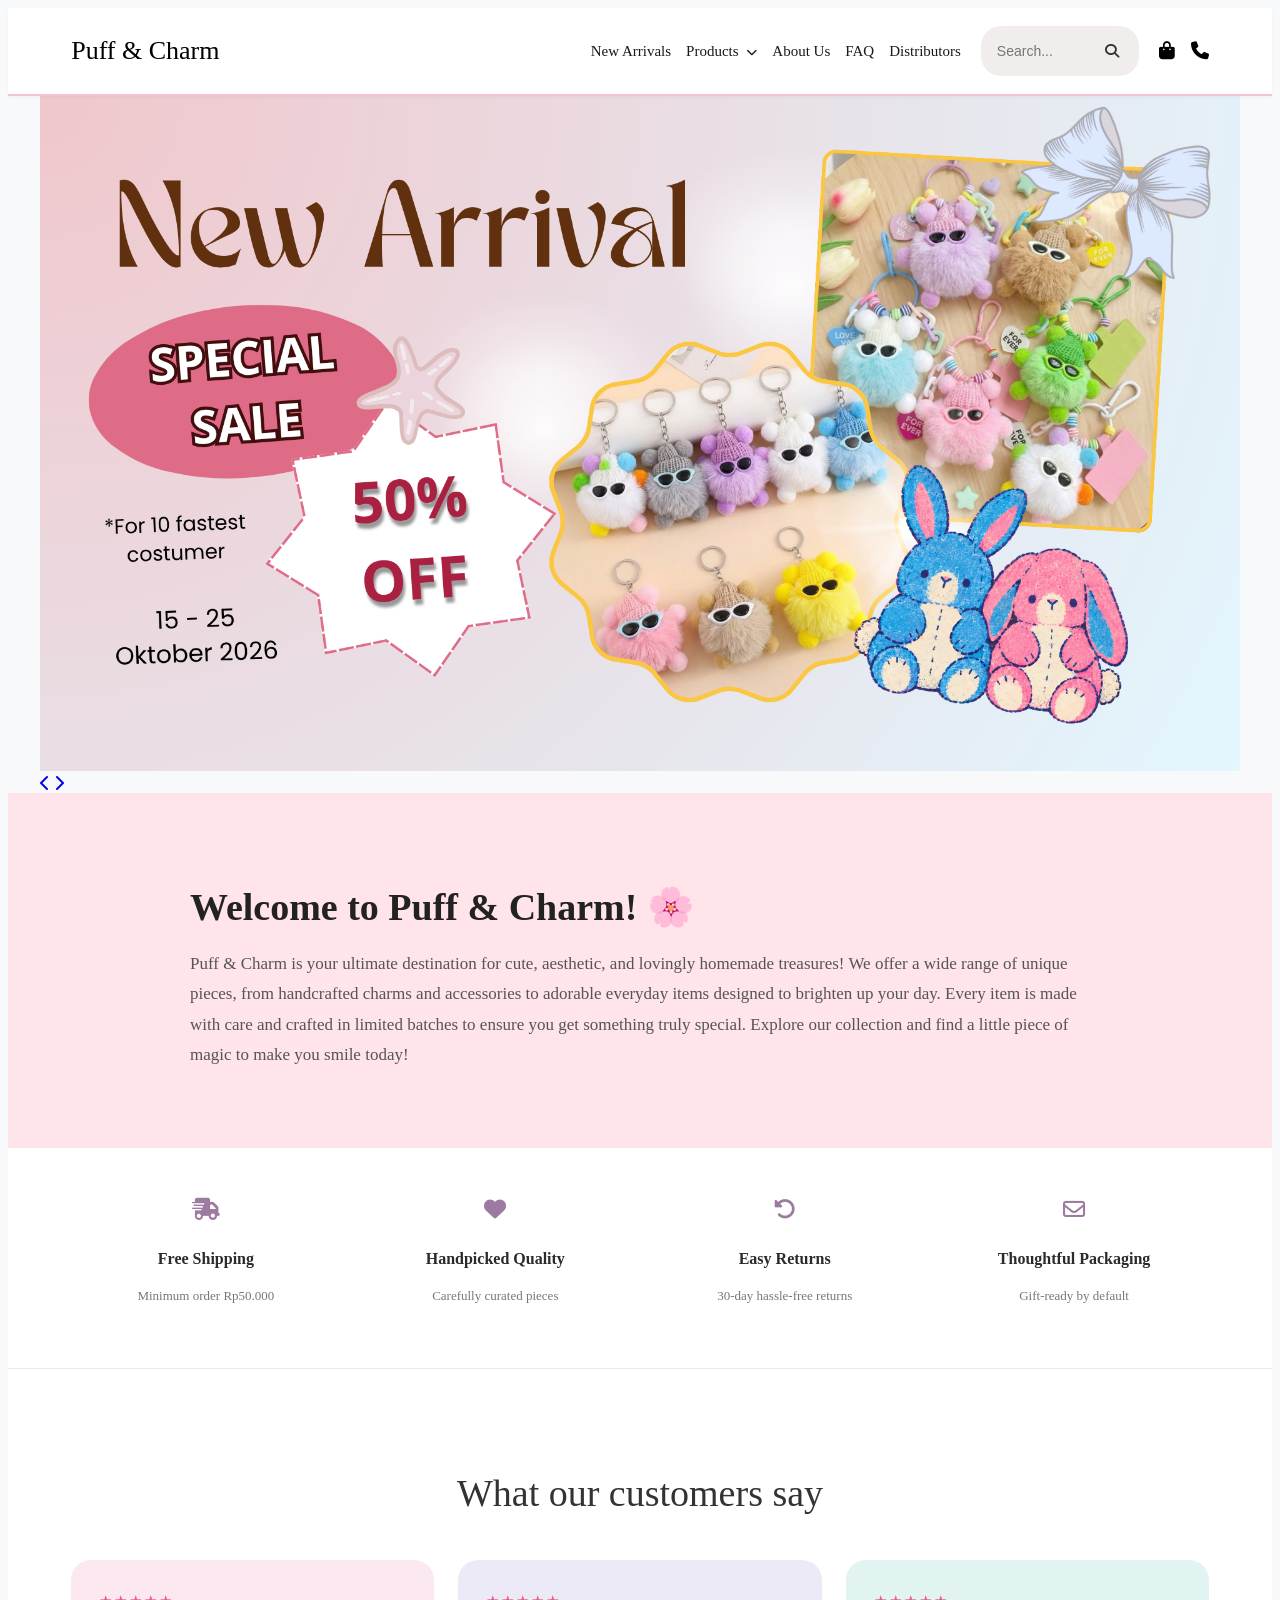
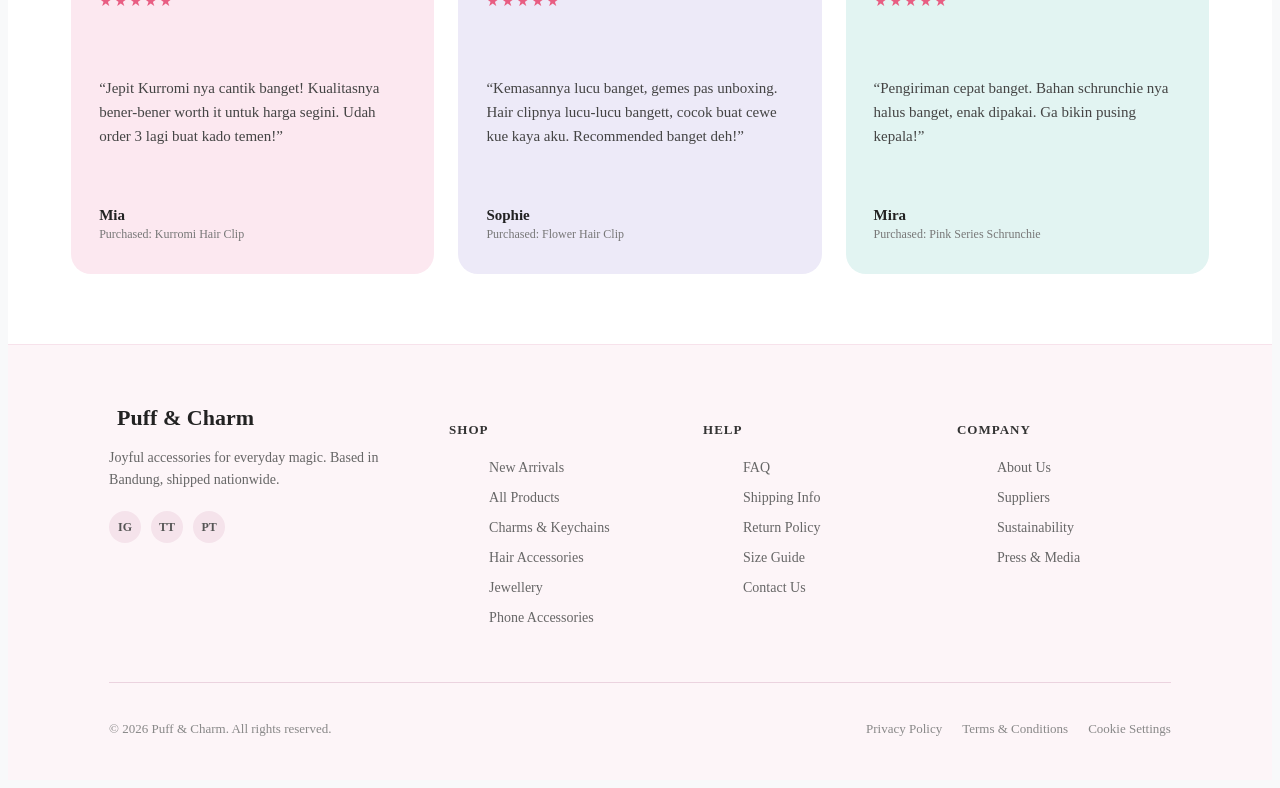
<file: tugas akhir html/index.html>
<!doctype html>
<html lang="en">
  <head>
    <meta charset="UTF-8" />
    <meta name="viewport" content="width=device-width, initial-scale=1.0" />
    <title>Puff & Charm</title>
    <link
      rel="stylesheet"
      href="https://cdnjs.cloudflare.com/ajax/libs/font-awesome/6.4.0/css/all.min.css"
    />
    <link rel="stylesheet" href="style1.css" />
  </head>
  <body>
    <header class="navbar">
      <a href="index.html" class="brand">Puff & Charm</a>
      <div class="nav-right">
        <ul class="nav-links">
          <li><a href="new.html">New Arrivals</a></li>
          <li class="dropdown">
            <a href="products.html"
              >Products <i class="fa-solid fa-chevron-down dropdown-icon"></i
            ></a>
            <ul class="dropdown-menu">
              <li><a href="products.html">All Products</a></li>
              <li>
                <a href="products.html?category=charms">Charms & Keychains</a>
              </li>
              <li>
                <a href="products.html?category=hair">Hair Accessories</a>
              </li>
              <li><a href="products.html?category=jewellery">Jewellery</a></li>
              <li>
                <a href="products.html?category=phone">Phone Accessories</a>
              </li>
            </ul>
          </li>
          <li><a href="about.html">About Us</a></li>
          <li><a href="faq.html">FAQ</a></li>
          <li><a href="distributors.html">Distributors</a></li>
        </ul>

        <div class="search-box">
          <input type="text" placeholder="Search..." />
          <button type="submit">
            <i class="fa-solid fa-magnifying-glass"></i>
          </button>
        </div>

        <div class="icons">
          <a href="cart.html" title="Shopping Bag"
            ><i class="fa-solid fa-bag-shopping"></i
          ></a>
          <a href="contact.html" title="Contact Us"
            ><i class="fa-solid fa-phone"></i
          ></a>
        </div>
      </div>
    </header>

    <section class="banner-container">
      <div class="banner-slider">
        <div id="slide-1" class="slide">
          <img src="iklan1.png" alt="Promo1" />
        </div>
        <div id="slide-2" class="slide">
          <img src="iklan2.png" alt="Promo2" />
        </div>
      </div>

      <a href="#slide-1" class="slider-arrow-left" title="Previous Slide"
        ><i class="fa-solid fa-chevron-left"></i
      ></a>
      <a href="#slide-2" class="slider-arrow-right" title="Next Slide"
        ><i class="fa-solid fa-chevron-right"></i
      ></a>
    </section>

    <section class="about-section">
      <div class="about-container">
        <h2>Welcome to Puff & Charm! 🌸</h2>
        <p>
          Puff & Charm is your ultimate destination for cute, aesthetic, and
          lovingly homemade treasures! We offer a wide range of unique pieces,
          from handcrafted charms and accessories to adorable everyday items
          designed to brighten up your day. Every item is made with care and
          crafted in limited batches to ensure you get something truly special.
          Explore our collection and find a little piece of magic to make you
          smile today!
        </p>
      </div>
    </section>

    <section class="features-section">
      <div class="features-container">
        <div class="feature-item">
          <i class="fa-solid fa-truck-fast feature-icon"></i>
          <h3>Free Shipping</h3>
          <p>Minimum order Rp50.000</p>
        </div>
        <div class="feature-item">
          <i class="fa-solid fa-heart feature-icon"></i>
          <h3>Handpicked Quality</h3>
          <p>Carefully curated pieces</p>
        </div>
        <div class="feature-item">
          <i class="fa-solid fa-rotate-left feature-icon"></i>
          <h3>Easy Returns</h3>
          <p>30-day hassle-free returns</p>
        </div>
        <div class="feature-item">
          <i class="fa-regular fa-envelope feature-icon"></i>
          <h3>Thoughtful Packaging</h3>
          <p>Gift-ready by default</p>
        </div>
      </div>
    </section>

    <section class="testimonials-section">
      <h2 class="testimonials-title">What our customers say</h2>

      <div class="testimonials-container">
        <div class="testimonial-card card-pink">
          <div class="stars">★★★★★</div>
          <p class="review-text">
            “Jepit Kurromi nya cantik banget! Kualitasnya bener-bener worth it
            untuk harga segini. Udah order 3 lagi buat kado temen!”
          </p>
          <div class="reviewer-info">
            <strong>Mia</strong>
            <span>Purchased: Kurromi Hair Clip</span>
          </div>
        </div>

        <div class="testimonial-card card-purple">
          <div class="stars">★★★★★</div>
          <p class="review-text">
            “Kemasannya lucu banget, gemes pas unboxing. Hair clipnya lucu-lucu
            bangett, cocok buat cewe kue kaya aku. Recommended banget deh!”
          </p>
          <div class="reviewer-info">
            <strong>Sophie</strong>
            <span>Purchased: Flower Hair Clip</span>
          </div>
        </div>

        <div class="testimonial-card card-mint">
          <div class="stars">★★★★★</div>
          <p class="review-text">
            “Pengiriman cepat banget. Bahan schrunchie nya halus banget, enak
            dipakai. Ga bikin pusing kepala!”
          </p>
          <div class="reviewer-info">
            <strong>Mira</strong>
            <span>Purchased: Pink Series Schrunchie</span>
          </div>
        </div>
      </div>
    </section>

    <footer class="footer">
      <div class="footer-container">
        <div class="footer-brand">
          <a href="#" class="footer-logo">
            <i class="fa-solid fa-flower"></i> Puff & Charm
          </a>
          <p class="footer-desc">
            Joyful accessories for everyday magic. Based in Bandung, shipped
            nationwide.
          </p>
          <div class="social-links">
            <a href="#" class="social-icon">IG</a>
            <a href="#" class="social-icon">TT</a>
            <a href="#" class="social-icon">PT</a>
          </div>
        </div>

        <div class="footer-column">
          <h4>SHOP</h4>
          <ul>
            <li><a href="new.html">New Arrivals</a></li>
            <li><a href="products.html">All Products</a></li>
            <li>
              <a href="products.html?category=charms">Charms & Keychains</a>
            </li>
            <li>
              <a href="products.html?category=hair">Hair Accessories</a>
            </li>
            <li>
              <a href="products.html?category=jewelry">Jewellery</a>
            </li>
            <li>
              <a href="products.html?category=phone">Phone Accessories</a>
            </li>
          </ul>
        </div>

        <div class="footer-column">
          <h4>HELP</h4>
          <ul>
            <li><a href="faq.html">FAQ</a></li>
            <li><a href="faq.html">Shipping Info</a></li>
            <li><a href="faq.html">Return Policy</a></li>
            <li><a href="faq.html">Size Guide</a></li>
            <li><a href="contact.html">Contact Us</a></li>
          </ul>
        </div>

        <div class="footer-column">
          <h4>COMPANY</h4>
          <ul>
            <li><a href="about.html">About Us</a></li>
            <li><a href="distributors.html">Suppliers</a></li>
            <li><a href="#">Sustainability</a></li>
            <li><a href="#">Press & Media</a></li>
          </ul>
        </div>
      </div>

      <div class="footer-bottom">
        <p>© 2026 Puff & Charm. All rights reserved.</p>
        <div class="legal-links">
          <a href="about.html">Privacy Policy</a>
          <a href="about.html">Terms & Conditions</a>
          <a href="about.html">Cookie Settings</a>
        </div>
      </div>
    </footer>
  </body>
</html>
</file>
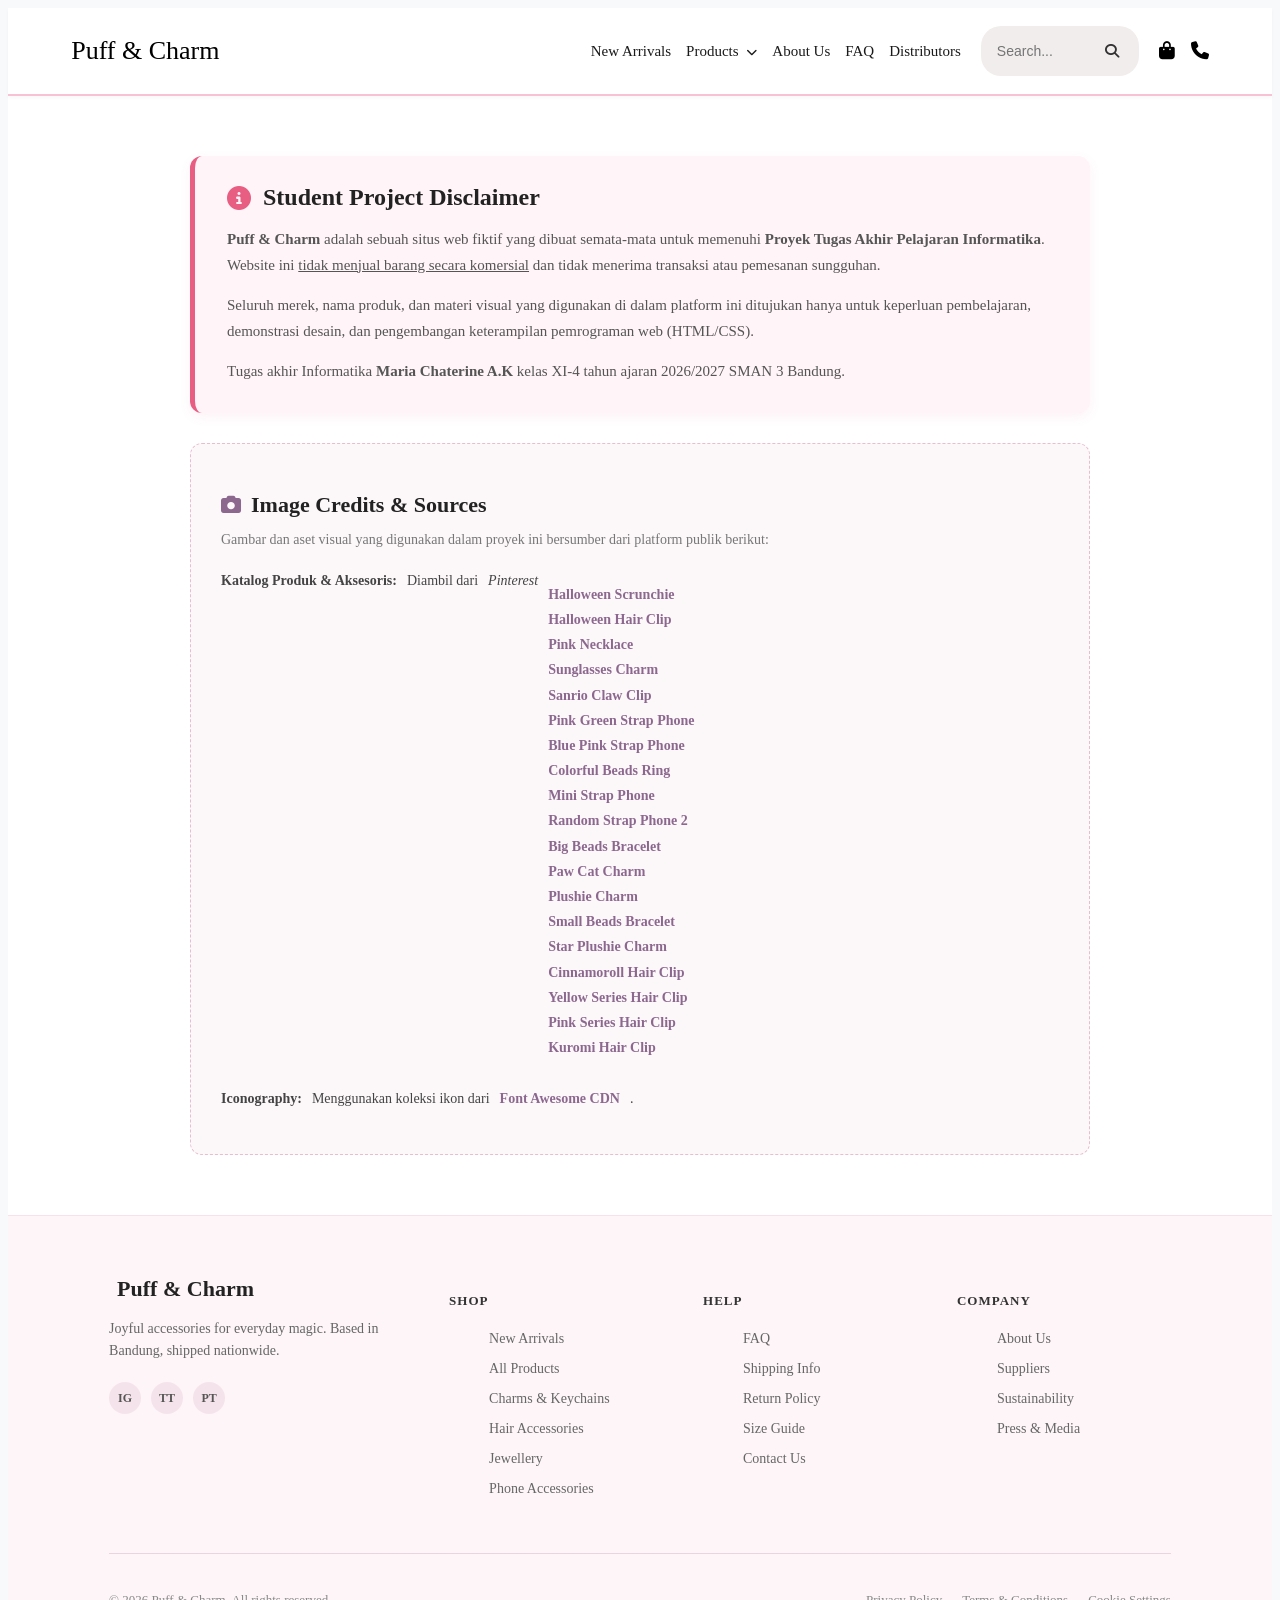
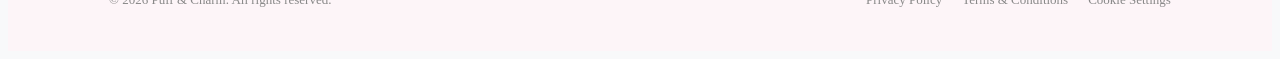
<file: tugas akhir html/about.html>
<!doctype html>
<html lang="en">
  <head>
    <meta charset="UTF-8" />
    <meta name="viewport" content="width=device-width, initial-scale=1.0" />
    <title>About Us</title>
    <link
      rel="stylesheet"
      href="https://cdnjs.cloudflare.com/ajax/libs/font-awesome/6.4.0/css/all.min.css"
    />
    <link rel="stylesheet" href="style1.css" />
  </head>
  <body>
    <header class="navbar">
      <a href="index.html" class="brand">Puff & Charm</a>

      <div class="nav-right">
        <ul class="nav-links">
          <li><a href="new.html">New Arrivals</a></li>
          <li class="dropdown">
            <a href="products.html"
              >Products <i class="fa-solid fa-chevron-down dropdown-icon"></i
            ></a>
            <ul class="dropdown-menu">
              <li><a href="products.html">All Products</a></li>
              <li>
                <a href="products.html?category=charms">Charms & Keychains</a>
              </li>
              <li>
                <a href="products.html?category=hair">Hair Accessories</a>
              </li>
              <li><a href="products.html?category=jewellery">Jewellery</a></li>
              <li>
                <a href="products.html?category=phone">Phone Accessories</a>
              </li>
            </ul>
          </li>
          <li><a href="about.html">About Us</a></li>
          <li><a href="faq.html">FAQ</a></li>
          <li><a href="distributors.html">Distributors</a></li>
        </ul>

        <div class="search-box">
          <input type="text" placeholder="Search..." />
          <button type="submit">
            <i class="fa-solid fa-magnifying-glass"></i>
          </button>
        </div>

        <div class="icons">
          <a href="cart.html" title="Shopping Bag"
            ><i class="fa-solid fa-bag-shopping"></i
          ></a>
          <a href="contact.html" title="Contact Us"
            ><i class="fa-solid fa-phone"></i
          ></a>
        </div>
      </div>
    </header>

    <main class="new-arrival-section">
      <div class="about-page-container">
        <div class="disclaimer-card">
          <div class="disclaimer-header">
            <i class="fa-solid fa-circle-info disclaimer-icon"></i>
            <h2>Student Project Disclaimer</h2>
          </div>
          <p>
            <strong>Puff & Charm</strong> adalah sebuah situs web fiktif yang
            dibuat semata-mata untuk memenuhi
            <strong>Proyek Tugas Akhir Pelajaran Informatika</strong>. Website
            ini <u>tidak menjual barang secara komersial</u> dan tidak menerima
            transaksi atau pemesanan sungguhan.
          </p>
          <p>
            Seluruh merek, nama produk, dan materi visual yang digunakan di
            dalam platform ini ditujukan hanya untuk keperluan pembelajaran,
            demonstrasi desain, dan pengembangan keterampilan pemrograman web
            (HTML/CSS).
          </p>
          <p>
            Tugas akhir Informatika <b>Maria Chaterine A.K</b> kelas XI-4 tahun
            ajaran 2026/2027 SMAN 3 Bandung.
          </p>
        </div>

        <!-- Section Sumber Gambar / Image Attributions -->
        <div class="attributions-box">
          <h2><i class="fa-solid fa-camera"></i> Image Credits & Sources</h2>
          <p class="attribution-subtitle">
            Gambar dan aset visual yang digunakan dalam proyek ini bersumber
            dari platform publik berikut:
          </p>
          <ul class="sources-list">
            <li>
              <strong>Katalog Produk & Aksesoris:</strong> Diambil dari
              <em>Pinterest</em>
              <p class="source-link">
                <a
                  href="https://i.pinimg.com/736x/18/79/bb/1879bb2a35ff3d0306124b258b015927.jpg"
                  target="_blank"
                  rel="noopener noreferrer"
                  >Halloween Scrunchie</a
                ><br />
                <a
                  href="https://i.pinimg.com/1200x/78/65/37/7865378d3f187190af0b5c65f08d5a9f.jpg"
                  target="_blank"
                  rel="noopener noreferrer"
                  >Halloween Hair Clip</a
                ><br />
                <a
                  href="https://i.pinimg.com/1200x/e6/f3/7f/e6f37f7a70e5c85e08f886f90652dc07.jpg"
                  target="_blank"
                  rel="noopener noreferrer"
                  >Pink Necklace</a
                ><br />
                <a
                  href="https://i.pinimg.com/736x/b1/bf/e1/b1bfe117717c4d28f58075f3623a428d.jpg"
                  target="_blank"
                  rel="noopener noreferrer"
                  >Sunglasses Charm</a
                ><br />
                <a
                  href="https://i.pinimg.com/736x/b8/0a/42/b80a42de4c2b94b3ceda318549ab534e.jpg"
                  target="_blank"
                  rel="noopener noreferrer"
                  >Sanrio Claw Clip</a
                ><br />
                <a
                  href="https://i.pinimg.com/736x/37/19/21/3719212c95fa23d136067b77c6ab3ebe.jpg"
                  target="_blank"
                  rel="noopener noreferrer"
                  >Pink Green Strap Phone</a
                ><br />
                <a
                  href="https://i.pinimg.com/736x/36/f6/f4/36f6f4c4b27dcaea1486cc2ac753301c.jpg"
                  target="_blank"
                  rel="noopener noreferrer"
                  >Blue Pink Strap Phone</a
                ><br />
                <a
                  href="https://i.pinimg.com/1200x/e1/d5/b7/e1d5b795a8e635cc78b0508477dbaf49.jpg"
                  target="_blank"
                  rel="noopener noreferrer"
                  >Colorful Beads Ring</a
                ><br />
                <a
                  href="https://i.pinimg.com/736x/6a/dd/1b/6add1bca670836d2da4fae85941cc221.jpg"
                  target="_blank"
                  rel="noopener noreferrer"
                  >Mini Strap Phone</a
                ><br />
                <a
                  href="https://i.pinimg.com/736x/ef/9b/f5/ef9bf5a84037572ac27e52a94d84db0b.jpg"
                  target="_blank"
                  rel="noopener noreferrer"
                  >Random Strap Phone 2</a
                ><br />
                <a
                  href="https://i.pinimg.com/1200x/c4/00/66/c400668a7f8387e28e893c671f26f508.jpg"
                  target="_blank"
                  rel="noopener noreferrer"
                  >Big Beads Bracelet</a
                ><br />
                <a
                  href="https://i.pinimg.com/1200x/43/22/e6/4322e60aa7609f05949f3c47a1031896.jpg"
                  target="_blank"
                  rel="noopener noreferrer"
                  >Paw Cat Charm</a
                ><br />
                <a
                  href="https://i.pinimg.com/736x/10/c3/80/10c380f2129181b48a16332cacd35ecc.jpg"
                  target="_blank"
                  rel="noopener noreferrer"
                  >Plushie Charm</a
                ><br />
                <a
                  href="https://i.pinimg.com/1200x/15/8b/0a/158b0aeb5738a9a9f0a8a9b7ce0b7a1d.jpg"
                  target="_blank"
                  rel="noopener noreferrer"
                  >Small Beads Bracelet</a
                ><br />
                <a
                  href="https://i.pinimg.com/736x/40/18/e8/4018e89f13aa811faafbfb170efde032.jpg"
                  target="_blank"
                  rel="noopener noreferrer"
                  >Star Plushie Charm</a
                ><br />
                <a
                  href="https://i.pinimg.com/736x/e5/99/dd/e599dd29cc6c3c03f0d234a4a32cf219.jpg"
                  target="_blank"
                  rel="noopener noreferrer"
                  >Cinnamoroll Hair Clip</a
                ><br />
                <a
                  href="https://i.pinimg.com/736x/5f/33/e6/5f33e65e4ceff9ae0264abbcbe3ada6a.jpg"
                  target="_blank"
                  rel="noopener noreferrer"
                  >Yellow Series Hair Clip</a
                ><br />
                <a
                  href="https://i.pinimg.com/736x/90/2f/3e/902f3e5aa5599618adf9661dc02163d7.jpg"
                  target="_blank"
                  rel="noopener noreferrer"
                  >Pink Series Hair Clip</a
                ><br />
                <a
                  href="https://i.pinimg.com/736x/bf/82/81/bf828169130d8163a8c5e13aea3bd160.jpg"
                  target="_blank"
                  rel="noopener noreferrer"
                  >Kuromi Hair Clip</a
                ><br />
              </p>
            </li>
            <li>
              <strong>Iconography:</strong> Menggunakan koleksi ikon dari
              <a
                href="https://fontawesome.com"
                target="_blank"
                rel="noopener noreferrer"
                >Font Awesome CDN</a
              >.
            </li>
          </ul>
        </div>
      </div>
    </main>

    <!-- FOOTER -->
    <footer class="footer">
      <div class="footer-container">
        <div class="footer-brand">
          <a href="base.html" class="footer-logo">
            <i class="fa-solid fa-flower"></i> Puff & Charm
          </a>
          <p class="footer-desc">
            Joyful accessories for everyday magic. Based in Bandung, shipped
            nationwide.
          </p>
          <div class="social-links">
            <a href="#" class="social-icon">IG</a>
            <a href="#" class="social-icon">TT</a>
            <a href="#" class="social-icon">PT</a>
          </div>
        </div>

        <div class="footer-column">
          <h4>SHOP</h4>
          <ul>
            <li><a href="new.html">New Arrivals</a></li>
            <li><a href="products.html">All Products</a></li>
            <li>
              <a href="products.html?category=charms">Charms & Keychains</a>
            </li>
            <li><a href="products.html?category=hair">Hair Accessories</a></li>
            <li><a href="products.html?category=jewellery">Jewellery</a></li>
            <li>
              <a href="products.html?category=phone">Phone Accessories</a>
            </li>
          </ul>
        </div>

        <div class="footer-column">
          <h4>HELP</h4>
          <ul>
            <li><a href="faq.html">FAQ</a></li>
            <li><a href="faq.html">Shipping Info</a></li>
            <li><a href="faq.html">Return Policy</a></li>
            <li><a href="faq.html">Size Guide</a></li>
            <li><a href="contact.html">Contact Us</a></li>
          </ul>
        </div>

        <div class="footer-column">
          <h4>COMPANY</h4>
          <ul>
            <li><a href="about.html">About Us</a></li>
            <li><a href="distributors.html">Suppliers</a></li>
            <li><a href="#">Sustainability</a></li>
            <li><a href="#">Press & Media</a></li>
          </ul>
        </div>
      </div>

      <div class="footer-bottom">
        <p>© 2026 Puff & Charm. All rights reserved.</p>
        <div class="legal-links">
          <a href="about.html">Privacy Policy</a>
          <a href="about.html">Terms & Conditions</a>
          <a href="about.html">Cookie Settings</a>
        </div>
      </div>
    </footer>
  </body>
</html>
</file>
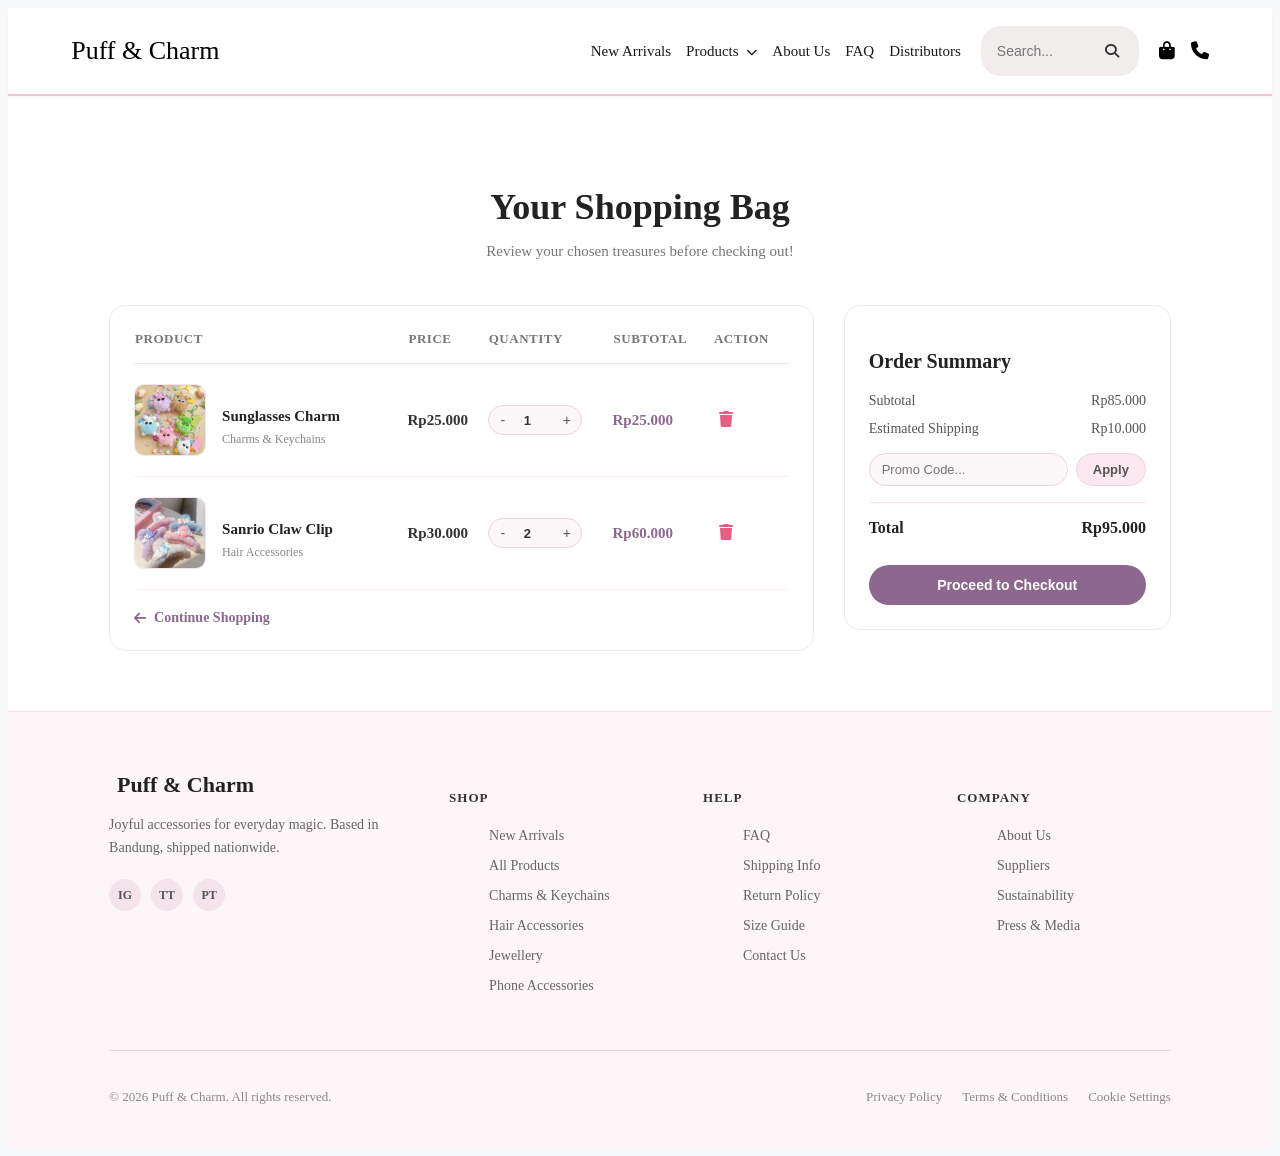
<file: tugas akhir html/cart.html>
<!doctype html>
<html lang="en">
  <head>
    <meta charset="UTF-8" />
    <meta name="viewport" content="width=device-width, initial-scale=1.0" />
    <title>Shopping Cart - Puff & Charm</title>
    <link
      rel="stylesheet"
      href="https://cdnjs.cloudflare.com/ajax/libs/font-awesome/6.4.0/css/all.min.css"
    />
    <link rel="stylesheet" href="style1.css" />
  </head>
  <body>
    <header class="navbar">
      <a href="index.html" class="brand">Puff & Charm</a>

      <div class="nav-right">
        <ul class="nav-links">
          <li><a href="new.html">New Arrivals</a></li>
          <li class="dropdown">
            <a href="products.html"
              >Products <i class="fa-solid fa-chevron-down dropdown-icon"></i
            ></a>
            <ul class="dropdown-menu">
              <li><a href="products.html">All Products</a></li>
              <li>
                <a href="products.html?category=charms">Charms & Keychains</a>
              </li>
              <li>
                <a href="products.html?category=hair">Hair Accessories</a>
              </li>
              <li><a href="products.html?category=jewellery">Jewellery</a></li>
              <li>
                <a href="products.html?category=phone">Phone Accessories</a>
              </li>
            </ul>
          </li>
          <li><a href="about.html">About Us</a></li>
          <li><a href="faq.html">FAQ</a></li>
          <li><a href="distributors.html">Distributors</a></li>
        </ul>

        <div class="search-box">
          <input type="text" placeholder="Search..." />
          <button type="submit">
            <i class="fa-solid fa-magnifying-glass"></i>
          </button>
        </div>

        <div class="icons">
          <a href="cart.html" title="Shopping Bag" class="active-icon"
            ><i class="fa-solid fa-bag-shopping"></i
          ></a>
          <a href="contact.html" title="Contact Us"
            ><i class="fa-solid fa-phone"></i
          ></a>
        </div>
      </div>
    </header>

    <main class="new-arrival-section">
      <div class="section-title-container">
        <h2>Your Shopping Bag</h2>
        <p>Review your chosen treasures before checking out!</p>
      </div>

      <div class="cart-container">
        <div class="cart-items-wrapper">
          <table class="cart-table">
            <thead>
              <tr>
                <th>Product</th>
                <th>Price</th>
                <th>Quantity</th>
                <th>Subtotal</th>
                <th>Action</th>
              </tr>
            </thead>
            <tbody>
              <tr>
                <td class="product-col">
                  <img
                    src="new1.jpeg"
                    alt="Sunglasses Charm"
                    class="cart-item-img"
                  />
                  <div class="cart-item-detail">
                    <h3>Sunglasses Charm</h3>
                    <span class="item-category">Charms & Keychains</span>
                  </div>
                </td>
                <td class="price-col">Rp25.000</td>
                <td class="qty-col">
                  <div class="qty-input">
                    <button type="button">-</button>
                    <input type="number" value="1" min="1" readonly />
                    <button type="button">+</button>
                  </div>
                </td>
                <td class="subtotal-col">Rp25.000</td>
                <td class="action-col">
                  <button class="remove-btn" title="Remove Item">
                    <i class="fa-solid fa-trash"></i>
                  </button>
                </td>
              </tr>

              <tr>
                <td class="product-col">
                  <img
                    src="hair1.jpeg"
                    alt="Sanrio Claw Clip"
                    class="cart-item-img"
                  />
                  <div class="cart-item-detail">
                    <h3>Sanrio Claw Clip</h3>
                    <span class="item-category">Hair Accessories</span>
                  </div>
                </td>
                <td class="price-col">Rp30.000</td>
                <td class="qty-col">
                  <div class="qty-input">
                    <button type="button">-</button>
                    <input type="number" value="2" min="1" readonly />
                    <button type="button">+</button>
                  </div>
                </td>
                <td class="subtotal-col">Rp60.000</td>
                <td class="action-col">
                  <button class="remove-btn" title="Remove Item">
                    <i class="fa-solid fa-trash"></i>
                  </button>
                </td>
              </tr>
            </tbody>
          </table>

          <div class="cart-actions">
            <a href="products.html" class="continue-shopping-btn">
              <i class="fa-solid fa-arrow-left"></i> Continue Shopping
            </a>
          </div>
        </div>

        <div class="cart-summary-wrapper">
          <div class="summary-card">
            <h3>Order Summary</h3>

            <div class="summary-row">
              <span>Subtotal</span>
              <span>Rp85.000</span>
            </div>

            <div class="summary-row">
              <span>Estimated Shipping</span>
              <span>Rp10.000</span>
            </div>

            <div class="promo-box">
              <input type="text" placeholder="Promo Code..." />
              <button type="button">Apply</button>
            </div>

            <hr class="summary-divider" />

            <div class="summary-row total-row">
              <span>Total</span>
              <span>Rp95.000</span>
            </div>

            <button
              class="checkout-btn"
              onclick="alert('Ini adalah website demo tugas sekolah.')"
            >
              Proceed to Checkout
            </button>
          </div>
        </div>
      </div>
    </main>

    <footer class="footer">
      <div class="footer-container">
        <div class="footer-brand">
          <a href="index.html" class="footer-logo">
            <i class="fa-solid fa-flower"></i> Puff & Charm
          </a>
          <p class="footer-desc">
            Joyful accessories for everyday magic. Based in Bandung, shipped
            nationwide.
          </p>
          <div class="social-links">
            <a href="#" class="social-icon">IG</a>
            <a href="#" class="social-icon">TT</a>
            <a href="#" class="social-icon">PT</a>
          </div>
        </div>

        <div class="footer-column">
          <h4>SHOP</h4>
          <ul>
            <li><a href="new.html">New Arrivals</a></li>
            <li><a href="products.html">All Products</a></li>
            <li>
              <a href="products.html?category=charms">Charms & Keychains</a>
            </li>
            <li>
              <a href="products.html?category=hair">Hair Accessories</a>
            </li>
            <li>
              <a href="products.html?category=jewelry">Jewellery</a>
            </li>
            <li>
              <a href="products.html?category=phone">Phone Accessories</a>
            </li>
          </ul>
        </div>

        <div class="footer-column">
          <h4>HELP</h4>
          <ul>
            <li><a href="faq.html">FAQ</a></li>
            <li><a href="about.html">Shipping Info</a></li>
            <li><a href="about.html">Return Policy</a></li>
            <li><a href="about.html">Size Guide</a></li>
            <li><a href="contact.html">Contact Us</a></li>
          </ul>
        </div>

        <div class="footer-column">
          <h4>COMPANY</h4>
          <ul>
            <li><a href="about.html">About Us</a></li>
            <li><a href="distributors.html">Suppliers</a></li>
            <li><a href="#">Sustainability</a></li>
            <li><a href="#">Press & Media</a></li>
          </ul>
        </div>
      </div>

      <div class="footer-bottom">
        <p>© 2026 Puff & Charm. All rights reserved.</p>
        <div class="legal-links">
          <a href="about.html">Privacy Policy</a>
          <a href="about.html">Terms & Conditions</a>
          <a href="about.html">Cookie Settings</a>
        </div>
      </div>
    </footer>
  </body>
</html>
</file>
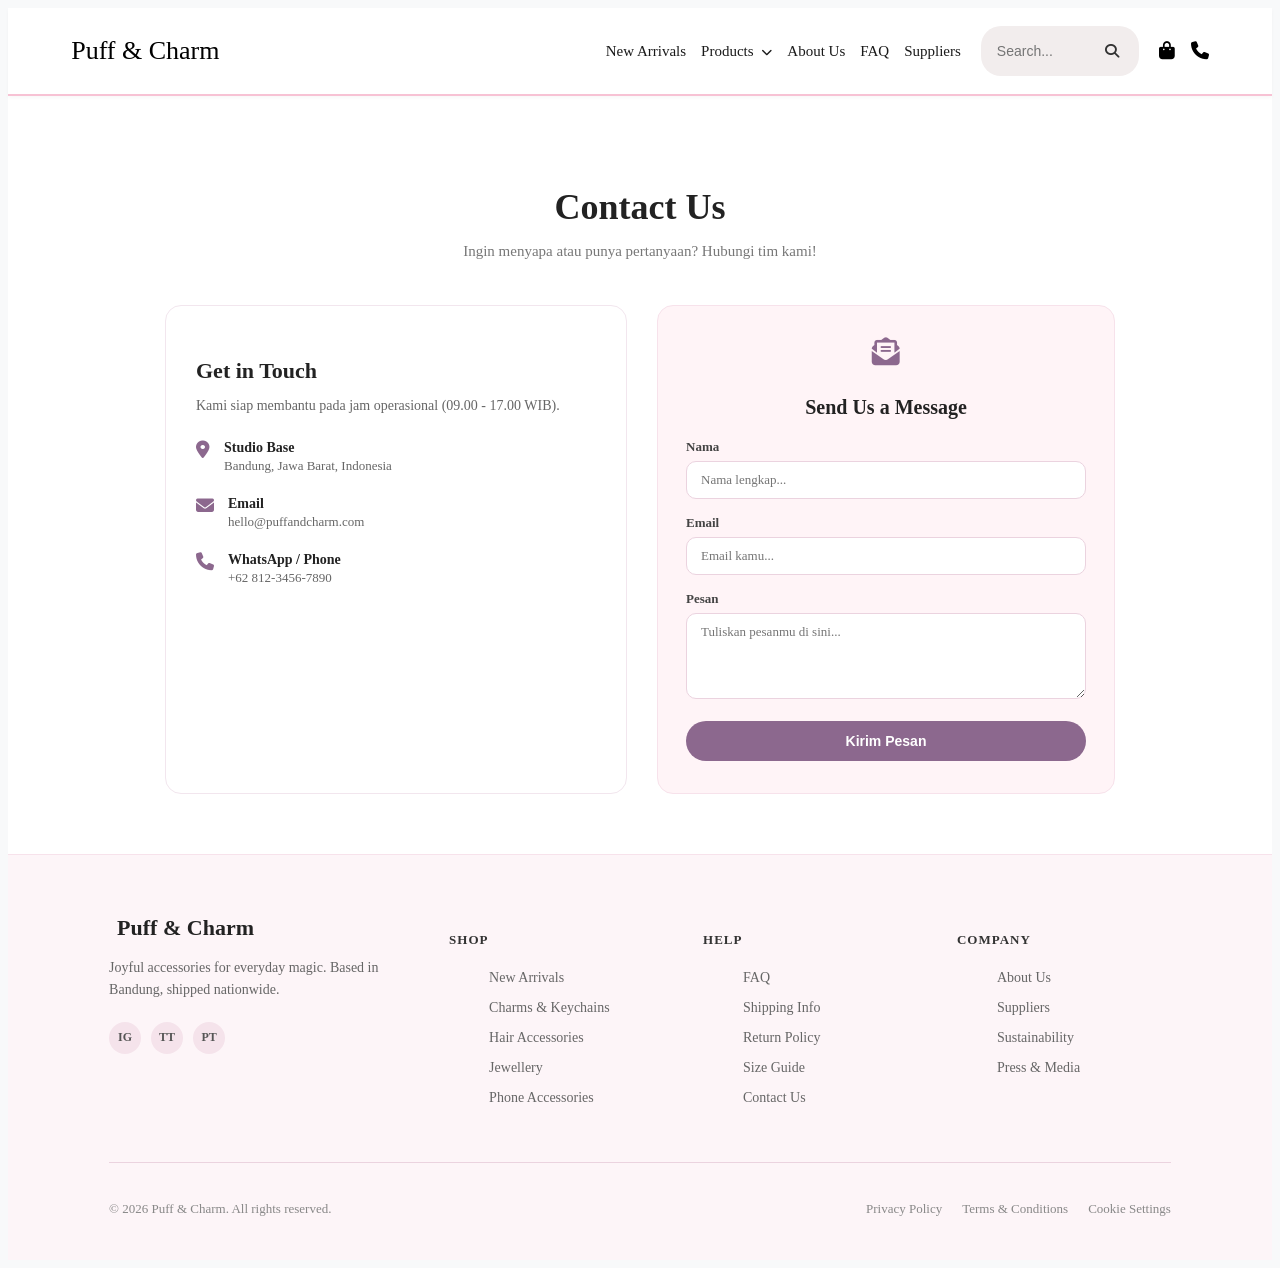
<file: tugas akhir html/contact.html>
<!doctype html>
<html lang="en">
  <head>
    <meta charset="UTF-8" />
    <meta name="viewport" content="width=device-width, initial-scale=1.0" />
    <title>Contact Us - Puff & Charm</title>
    <link
      rel="stylesheet"
      href="https://cdnjs.cloudflare.com/ajax/libs/font-awesome/6.4.0/css/all.min.css"
    />
    <link rel="stylesheet" href="style1.css" />
  </head>
  <body>
    <header class="navbar">
      <a href="index.html" class="brand">Puff & Charm</a>

      <div class="nav-right">
        <ul class="nav-links">
          <li><a href="new.html">New Arrivals</a></li>
          <li class="dropdown">
            <a href="products.html"
              >Products <i class="fa-solid fa-chevron-down dropdown-icon"></i
            ></a>
            <ul class="dropdown-menu">
              <li><a href="products.html">All Products</a></li>
              <li>
                <a href="products.html?category=charms">Charms & Keychains</a>
              </li>
              <li>
                <a href="products.html?category=hair">Hair Accessories</a>
              </li>
              <li><a href="products.html?category=jewellery">Jewellery</a></li>
              <li>
                <a href="products.html?category=phone">Phone Accessories</a>
              </li>
            </ul>
          </li>
          <li><a href="about.html">About Us</a></li>
          <li><a href="faq.html">FAQ</a></li>
          <li><a href="distributors.html">Suppliers</a></li>
        </ul>

        <div class="search-box">
          <input type="text" placeholder="Search..." />
          <button type="submit">
            <i class="fa-solid fa-magnifying-glass"></i>
          </button>
        </div>

        <div class="icons">
          <a href="cart.html" title="Shopping Bag"
            ><i class="fa-solid fa-bag-shopping"></i
          ></a>
          <a href="contact.html" title="Contact Us"
            ><i class="fa-solid fa-phone"></i
          ></a>
        </div>
      </div>
    </header>

    <main class="new-arrival-section">
      <div class="section-title-container">
        <h2>Contact Us</h2>
        <p>Ingin menyapa atau punya pertanyaan? Hubungi tim kami!</p>
      </div>

      <div class="contact-wrapper">
        <div class="contact-info-card">
          <h3>Get in Touch</h3>
          <p>Kami siap membantu pada jam operasional (09.00 - 17.00 WIB).</p>

          <div class="contact-detail-list">
            <div class="contact-item">
              <i class="fa-solid fa-location-dot"></i>
              <div>
                <strong>Studio Base</strong>
                <p>Bandung, Jawa Barat, Indonesia</p>
              </div>
            </div>

            <div class="contact-item">
              <i class="fa-solid fa-envelope"></i>
              <div>
                <strong>Email</strong>
                <p>hello@puffandcharm.com</p>
              </div>
            </div>

            <div class="contact-item">
              <i class="fa-solid fa-phone"></i>
              <div>
                <strong>WhatsApp / Phone</strong>
                <p>+62 812-3456-7890</p>
              </div>
            </div>
          </div>
        </div>

        <div class="faq-form-card">
          <div class="faq-form-header">
            <i class="fa-solid fa-envelope-open-text form-icon"></i>
            <h3>Send Us a Message</h3>
          </div>

          <form
            class="faq-form"
            onsubmit="
              alert('Pesanmu telah terkirim!');
              return false;
            "
          >
            <div class="form-group">
              <label for="c-name">Nama</label>
              <input
                type="text"
                id="c-name"
                placeholder="Nama lengkap..."
                required
              />
            </div>
            <div class="form-group">
              <label for="c-email">Email</label>
              <input
                type="email"
                id="c-email"
                placeholder="Email kamu..."
                required
              />
            </div>
            <div class="form-group">
              <label for="c-msg">Pesan</label>
              <textarea
                id="c-msg"
                rows="4"
                placeholder="Tuliskan pesanmu di sini..."
                required
              ></textarea>
            </div>
            <button type="submit" class="submit-btn">Kirim Pesan</button>
          </form>
        </div>
      </div>
    </main>

    <footer class="footer">
      <div class="footer-container">
        <div class="footer-brand">
          <a href="index.html" class="footer-logo">
            <i class="fa-solid fa-flower"></i> Puff & Charm
          </a>
          <p class="footer-desc">
            Joyful accessories for everyday magic. Based in Bandung, shipped
            nationwide.
          </p>
          <div class="social-links">
            <a href="#" class="social-icon">IG</a>
            <a href="#" class="social-icon">TT</a>
            <a href="#" class="social-icon">PT</a>
          </div>
        </div>

        <div class="footer-column">
          <h4>SHOP</h4>
          <ul>
            <li><a href="new.html">New Arrivals</a></li>
            <li>
              <a href="products.html?category=charms">Charms & Keychains</a>
            </li>
            <li><a href="products.html?category=hair">Hair Accessories</a></li>
            <li><a href="products.html?category=jewelry">Jewellery</a></li>
            <li>
              <a href="products.html?category=phone">Phone Accessories</a>
            </li>
          </ul>
        </div>

        <div class="footer-column">
          <h4>HELP</h4>
          <ul>
            <li><a href="faq.html">FAQ</a></li>
            <li><a href="faq.html">Shipping Info</a></li>
            <li><a href="faq.html">Return Policy</a></li>
            <li><a href="faq.html">Size Guide</a></li>
            <li><a href="contact.html">Contact Us</a></li>
          </ul>
        </div>

        <div class="footer-column">
          <h4>COMPANY</h4>
          <ul>
            <li><a href="about.html">About Us</a></li>
            <li><a href="distributors.html">Suppliers</a></li>
            <li><a href="#">Sustainability</a></li>
            <li><a href="#">Press & Media</a></li>
          </ul>
        </div>
      </div>

      <div class="footer-bottom">
        <p>© 2026 Puff & Charm. All rights reserved.</p>
        <div class="legal-links">
          <a href="#">Privacy Policy</a>
          <a href="#">Terms & Conditions</a>
          <a href="#">Cookie Settings</a>
        </div>
      </div>
    </footer>
  </body>
</html>
</file>
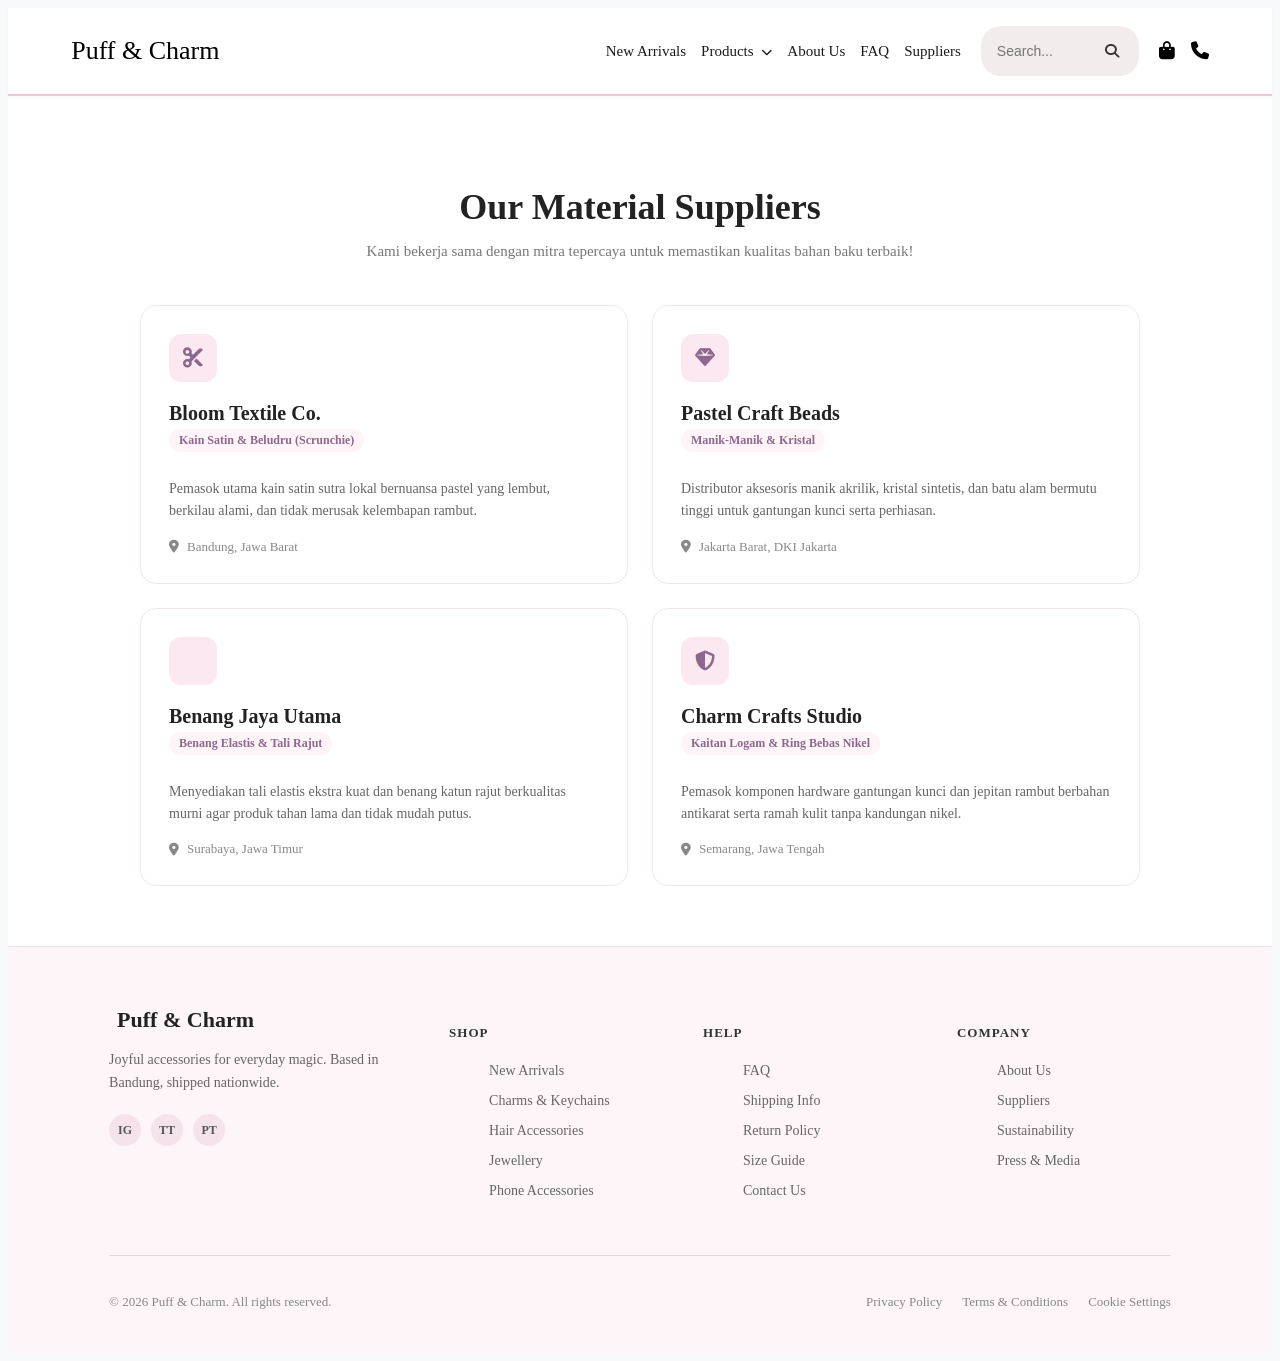
<file: tugas akhir html/distributors.html>
<!doctype html>
<html lang="en">
  <head>
    <meta charset="UTF-8" />
    <meta name="viewport" content="width=device-width, initial-scale=1.0" />
    <title>Our Suppliers - Puff & Charm</title>
    <link
      rel="stylesheet"
      href="https://cdnjs.cloudflare.com/ajax/libs/font-awesome/6.4.0/css/all.min.css"
    />
    <link rel="stylesheet" href="style1.css" />
  </head>
  <body>
    <header class="navbar">
      <a href="index.html" class="brand">Puff & Charm</a>

      <div class="nav-right">
        <ul class="nav-links">
          <li><a href="new.html">New Arrivals</a></li>
          <li class="dropdown">
            <a href="products.html"
              >Products <i class="fa-solid fa-chevron-down dropdown-icon"></i
            ></a>
            <ul class="dropdown-menu">
              <li><a href="products.html">All Products</a></li>
              <li>
                <a href="products.html?category=charms">Charms & Keychains</a>
              </li>
              <li>
                <a href="products.html?category=hair">Hair Accessories</a>
              </li>
              <li><a href="products.html?category=jewellery">Jewellery</a></li>
              <li>
                <a href="products.html?category=phone">Phone Accessories</a>
              </li>
            </ul>
          </li>
          <li><a href="about.html">About Us</a></li>
          <li><a href="faq.html">FAQ</a></li>
          <li><a href="distributors.html">Suppliers</a></li>
        </ul>

        <div class="search-box">
          <input type="text" placeholder="Search..." />
          <button type="submit">
            <i class="fa-solid fa-magnifying-glass"></i>
          </button>
        </div>

        <div class="icons">
          <a href="cart.html" title="Shopping Bag"
            ><i class="fa-solid fa-bag-shopping"></i
          ></a>
          <a href="contact.html" title="Contact Us"
            ><i class="fa-solid fa-phone"></i
          ></a>
        </div>
      </div>
    </header>

    <main class="new-arrival-section">
      <div class="section-title-container">
        <h2>Our Material Suppliers</h2>
        <p>
          Kami bekerja sama dengan mitra tepercaya untuk memastikan kualitas
          bahan baku terbaik!
        </p>
      </div>

      <div class="suppliers-grid">
        <div class="supplier-card">
          <div class="supplier-icon-wrapper">
            <i class="fa-solid fa-scissors"></i>
          </div>
          <h3>Bloom Textile Co.</h3>
          <span class="supplier-category"
            >Kain Satin & Beludru (Scrunchie)</span
          >
          <p>
            Pemasok utama kain satin sutra lokal bernuansa pastel yang lembut,
            berkilau alami, dan tidak merusak kelembapan rambut.
          </p>
          <div class="supplier-origin">
            <i class="fa-solid fa-location-dot"></i> Bandung, Jawa Barat
          </div>
        </div>

        <div class="supplier-card">
          <div class="supplier-icon-wrapper">
            <i class="fa-solid fa-gem"></i>
          </div>
          <h3>Pastel Craft Beads</h3>
          <span class="supplier-category">Manik-Manik & Kristal</span>
          <p>
            Distributor aksesoris manik akrilik, kristal sintetis, dan batu alam
            bermutu tinggi untuk gantungan kunci serta perhiasan.
          </p>
          <div class="supplier-origin">
            <i class="fa-solid fa-location-dot"></i> Jakarta Barat, DKI Jakarta
          </div>
        </div>

        <div class="supplier-card">
          <div class="supplier-icon-wrapper">
            <i class="fa-solid fa-spool"></i>
          </div>
          <h3>Benang Jaya Utama</h3>
          <span class="supplier-category">Benang Elastis & Tali Rajut</span>
          <p>
            Menyediakan tali elastis ekstra kuat dan benang katun rajut
            berkualitas murni agar produk tahan lama dan tidak mudah putus.
          </p>
          <div class="supplier-origin">
            <i class="fa-solid fa-location-dot"></i> Surabaya, Jawa Timur
          </div>
        </div>

        <div class="supplier-card">
          <div class="supplier-icon-wrapper">
            <i class="fa-solid fa-shield-halved"></i>
          </div>
          <h3>Charm Crafts Studio</h3>
          <span class="supplier-category">Kaitan Logam & Ring Bebas Nikel</span>
          <p>
            Pemasok komponen hardware gantungan kunci dan jepitan rambut
            berbahan antikarat serta ramah kulit tanpa kandungan nikel.
          </p>
          <div class="supplier-origin">
            <i class="fa-solid fa-location-dot"></i> Semarang, Jawa Tengah
          </div>
        </div>
      </div>
    </main>

    <footer class="footer">
      <div class="footer-container">
        <div class="footer-brand">
          <a href="index.html" class="footer-logo">
            <i class="fa-solid fa-flower"></i> Puff & Charm
          </a>
          <p class="footer-desc">
            Joyful accessories for everyday magic. Based in Bandung, shipped
            nationwide.
          </p>
          <div class="social-links">
            <a href="#" class="social-icon">IG</a>
            <a href="#" class="social-icon">TT</a>
            <a href="#" class="social-icon">PT</a>
          </div>
        </div>

        <div class="footer-column">
          <h4>SHOP</h4>
          <ul>
            <li><a href="new.html">New Arrivals</a></li>
            <li>
              <a href="products.html?category=charms">Charms & Keychains</a>
            </li>
            <li><a href="products.html?category=hair">Hair Accessories</a></li>
            <li><a href="products.html?category=jewelry">Jewellery</a></li>
            <li>
              <a href="products.html?category=phone">Phone Accessories</a>
            </li>
          </ul>
        </div>

        <div class="footer-column">
          <h4>HELP</h4>
          <ul>
            <li><a href="faq.html">FAQ</a></li>
            <li><a href="faq.html">Shipping Info</a></li>
            <li><a href="faq.html">Return Policy</a></li>
            <li><a href="faq.html">Size Guide</a></li>
            <li><a href="contact.html">Contact Us</a></li>
          </ul>
        </div>

        <div class="footer-column">
          <h4>COMPANY</h4>
          <ul>
            <li><a href="about.html">About Us</a></li>
            <li><a href="distributors.html">Suppliers</a></li>
            <li><a href="#">Sustainability</a></li>
            <li><a href="#">Press & Media</a></li>
          </ul>
        </div>
      </div>

      <div class="footer-bottom">
        <p>© 2026 Puff & Charm. All rights reserved.</p>
        <div class="legal-links">
          <a href="#">Privacy Policy</a>
          <a href="#">Terms & Conditions</a>
          <a href="#">Cookie Settings</a>
        </div>
      </div>
    </footer>
  </body>
</html>
</file>
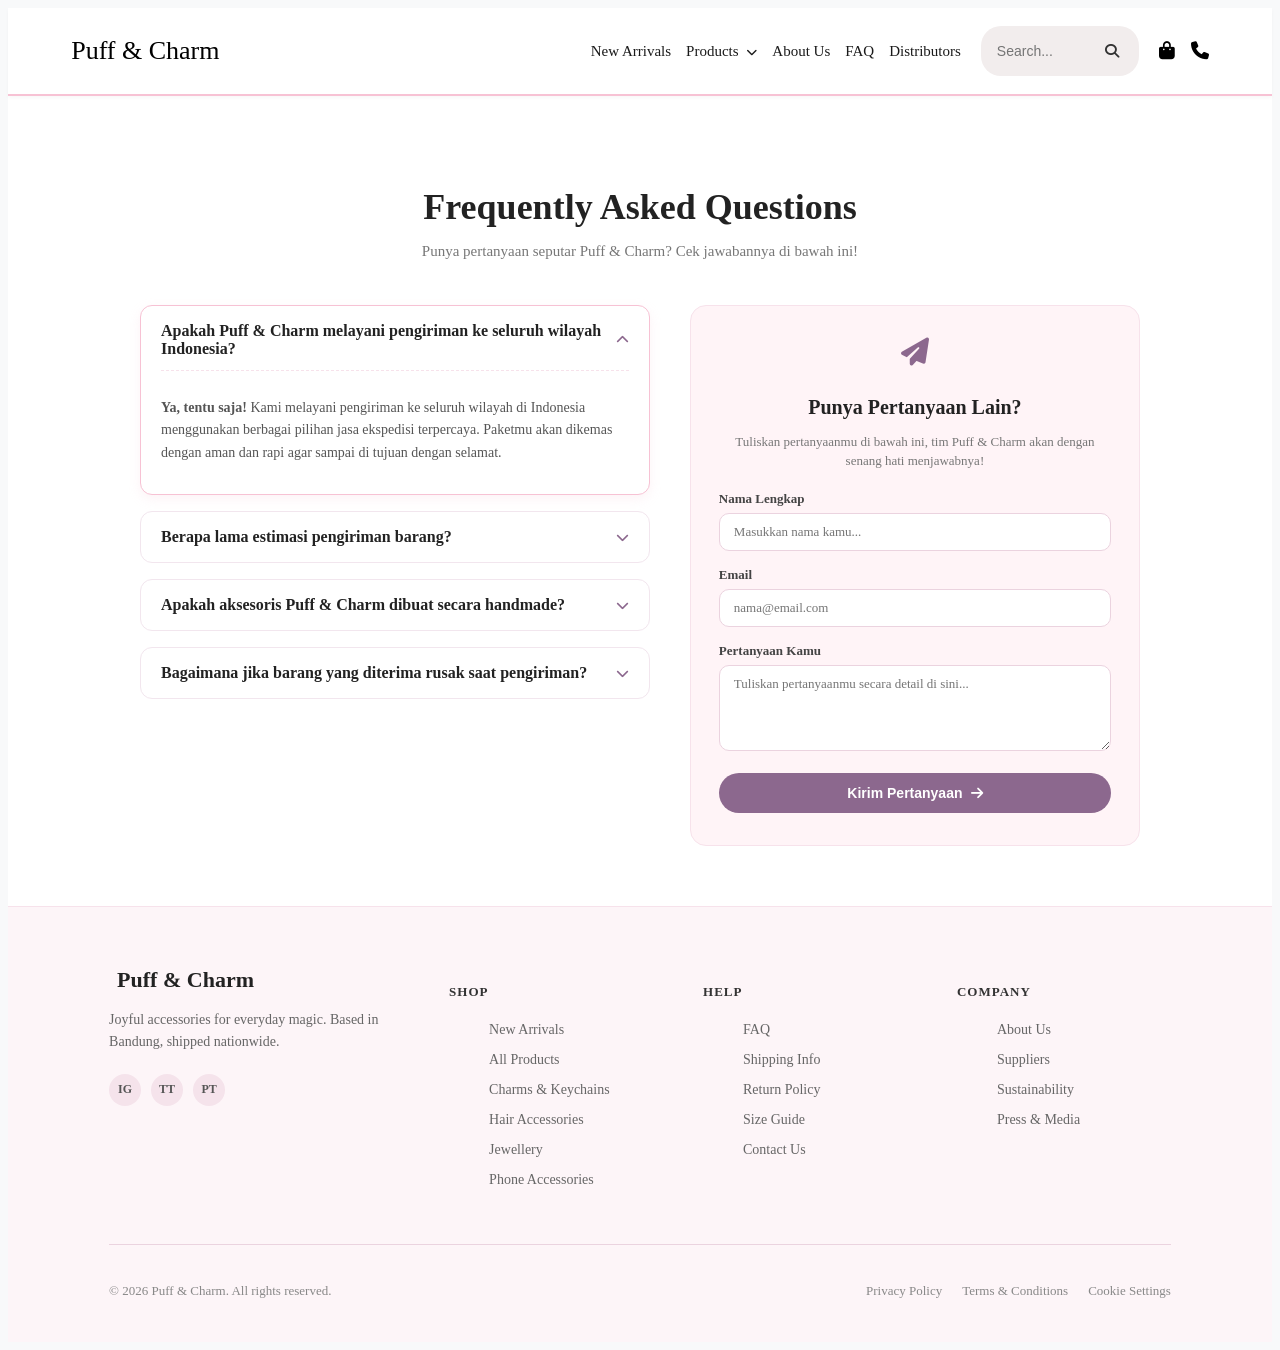
<file: tugas akhir html/faq.html>
<!doctype html>
<html lang="en">
  <head>
    <meta charset="UTF-8" />
    <meta name="viewport" content="width=device-width, initial-scale=1.0" />
    <title>FAQ - Puff & Charm</title>
    <link
      rel="stylesheet"
      href="https://cdnjs.cloudflare.com/ajax/libs/font-awesome/6.4.0/css/all.min.css"
    />
    <link rel="stylesheet" href="style1.css" />
  </head>
  <body>
    <header class="navbar">
      <a href="index.html" class="brand">Puff & Charm</a>

      <div class="nav-right">
        <ul class="nav-links">
          <li><a href="new.html">New Arrivals</a></li>
          <li class="dropdown">
            <a href="products.html"
              >Products <i class="fa-solid fa-chevron-down dropdown-icon"></i
            ></a>
            <ul class="dropdown-menu">
              <li><a href="products.html">All Products</a></li>
              <li>
                <a href="products.html?category=charms">Charms & Keychains</a>
              </li>
              <li>
                <a href="products.html?category=hair">Hair Accessories</a>
              </li>
              <li><a href="products.html?category=jewellery">Jewellery</a></li>
              <li>
                <a href="products.html?category=phone">Phone Accessories</a>
              </li>
            </ul>
          </li>
          <li><a href="about.html">About Us</a></li>
          <li><a href="faq.html">FAQ</a></li>
          <li><a href="distributors.html">Distributors</a></li>
        </ul>

        <div class="search-box">
          <input type="text" placeholder="Search..." />
          <button type="submit">
            <i class="fa-solid fa-magnifying-glass"></i>
          </button>
        </div>

        <div class="icons">
          <a href="cart.html" title="Shopping Bag"
            ><i class="fa-solid fa-bag-shopping"></i
          ></a>
          <a href="contact.html" title="Contact Us"
            ><i class="fa-solid fa-phone"></i
          ></a>
        </div>
      </div>
    </header>

    <main class="new-arrival-section">
      <div class="section-title-container">
        <h2>Frequently Asked Questions</h2>
        <p>
          Punya pertanyaan seputar Puff & Charm? Cek jawabannya di bawah ini!
        </p>
      </div>

      <div class="faq-wrapper">
        <div class="faq-list">
          <details class="faq-item" open>
            <summary class="faq-question">
              Apakah Puff & Charm melayani pengiriman ke seluruh wilayah
              Indonesia?
              <i class="fa-solid fa-chevron-down faq-icon"></i>
            </summary>
            <div class="faq-answer">
              <p>
                <strong>Ya, tentu saja!</strong> Kami melayani pengiriman ke
                seluruh wilayah di Indonesia menggunakan berbagai pilihan jasa
                ekspedisi terpercaya. Paketmu akan dikemas dengan aman dan rapi
                agar sampai di tujuan dengan selamat.
              </p>
            </div>
          </details>

          <details class="faq-item">
            <summary class="faq-question">
              Berapa lama estimasi pengiriman barang?
              <i class="fa-solid fa-chevron-down faq-icon"></i>
            </summary>
            <div class="faq-answer">
              <p>
                Pengiriman berbasis dari Kota Bandung dan memakan waktu sekitar
                2–3 hari kerja untuk pulau Jawa, serta 3–5 hari untuk luar Jawa.
              </p>
            </div>
          </details>

          <details class="faq-item">
            <summary class="faq-question">
              Apakah aksesoris Puff & Charm dibuat secara handmade?
              <i class="fa-solid fa-chevron-down faq-icon"></i>
            </summary>
            <div class="faq-answer">
              <p>
                Ya! Seluruh konsep produk kami mengusung tema
                <em>handcrafted accessories</em> yang dirangkai secara unik
                dengan estetika pastel yang cerah dan manis.
              </p>
            </div>
          </details>

          <details class="faq-item">
            <summary class="faq-question">
              Bagaimana jika barang yang diterima rusak saat pengiriman?
              <i class="fa-solid fa-chevron-down faq-icon"></i>
            </summary>
            <div class="faq-answer">
              <p>
                Pelanggan dapat mengajukan retur atau penukaran barang maksimal
                3 hari setelah paket diterima dengan melampirkan video unboxing.
              </p>
            </div>
          </details>
        </div>

        <div class="faq-form-card">
          <div class="faq-form-header">
            <i class="fa-solid fa-paper-plane form-icon"></i>
            <h3>Punya Pertanyaan Lain?</h3>
            <p>
              Tuliskan pertanyaanmu di bawah ini, tim Puff & Charm akan dengan
              senang hati menjawabnya!
            </p>
          </div>

          <form
            class="faq-form"
            onsubmit="
              alert('Terima kasih! Pertanyaanmu berhasil terkirim (Simulasi).');
              return false;
            "
          >
            <div class="form-group">
              <label for="user-name">Nama Lengkap</label>
              <input
                type="text"
                id="user-name"
                placeholder="Masukkan nama kamu..."
                required
              />
            </div>

            <div class="form-group">
              <label for="user-email">Email</label>
              <input
                type="email"
                id="user-email"
                placeholder="nama@email.com"
                required
              />
            </div>

            <div class="form-group">
              <label for="user-question">Pertanyaan Kamu</label>
              <textarea
                id="user-question"
                rows="4"
                placeholder="Tuliskan pertanyaanmu secara detail di sini..."
                required
              ></textarea>
            </div>

            <button type="submit" class="submit-btn">
              Kirim Pertanyaan <i class="fa-solid fa-arrow-right"></i>
            </button>
          </form>
        </div>
      </div>
    </main>

    <footer class="footer">
      <div class="footer-container">
        <div class="footer-brand">
          <a href="index.html" class="footer-logo">
            <i class="fa-solid fa-flower"></i> Puff & Charm
          </a>
          <p class="footer-desc">
            Joyful accessories for everyday magic. Based in Bandung, shipped
            nationwide.
          </p>
          <div class="social-links">
            <a href="#" class="social-icon">IG</a>
            <a href="#" class="social-icon">TT</a>
            <a href="#" class="social-icon">PT</a>
          </div>
        </div>

        <div class="footer-column">
          <h4>SHOP</h4>
          <ul>
            <li><a href="new.html">New Arrivals</a></li>
            <li><a href="products.html">All Products</a></li>
            <li>
              <a href="products.html?category=charms">Charms & Keychains</a>
            </li>
            <li>
              <a href="products.html?category=hair">Hair Accessories</a>
            </li>
            <li>
              <a href="products.html?category=jewelry">Jewellery</a>
            </li>
            <li>
              <a href="products.html?category=phone">Phone Accessories</a>
            </li>
          </ul>
        </div>

        <div class="footer-column">
          <h4>HELP</h4>
          <ul>
            <li><a href="faq.html">FAQ</a></li>
            <li><a href="faq.html">Shipping Info</a></li>
            <li><a href="faq.html">Return Policy</a></li>
            <li><a href="faq.html">Size Guide</a></li>
            <li><a href="contact.html">Contact Us</a></li>
          </ul>
        </div>

        <div class="footer-column">
          <h4>COMPANY</h4>
          <ul>
            <li><a href="about.html">About Us</a></li>
            <li><a href="distributors.html">Suppliers</a></li>
            <li><a href="#">Sustainability</a></li>
            <li><a href="#">Press & Media</a></li>
          </ul>
        </div>
      </div>

      <div class="footer-bottom">
        <p>© 2026 Puff & Charm. All rights reserved.</p>
        <div class="legal-links">
          <a href="about.html">Privacy Policy</a>
          <a href="about.html">Terms & Conditions</a>
          <a href="about.html">Cookie Settings</a>
        </div>
      </div>
    </footer>
  </body>
</html>
</file>
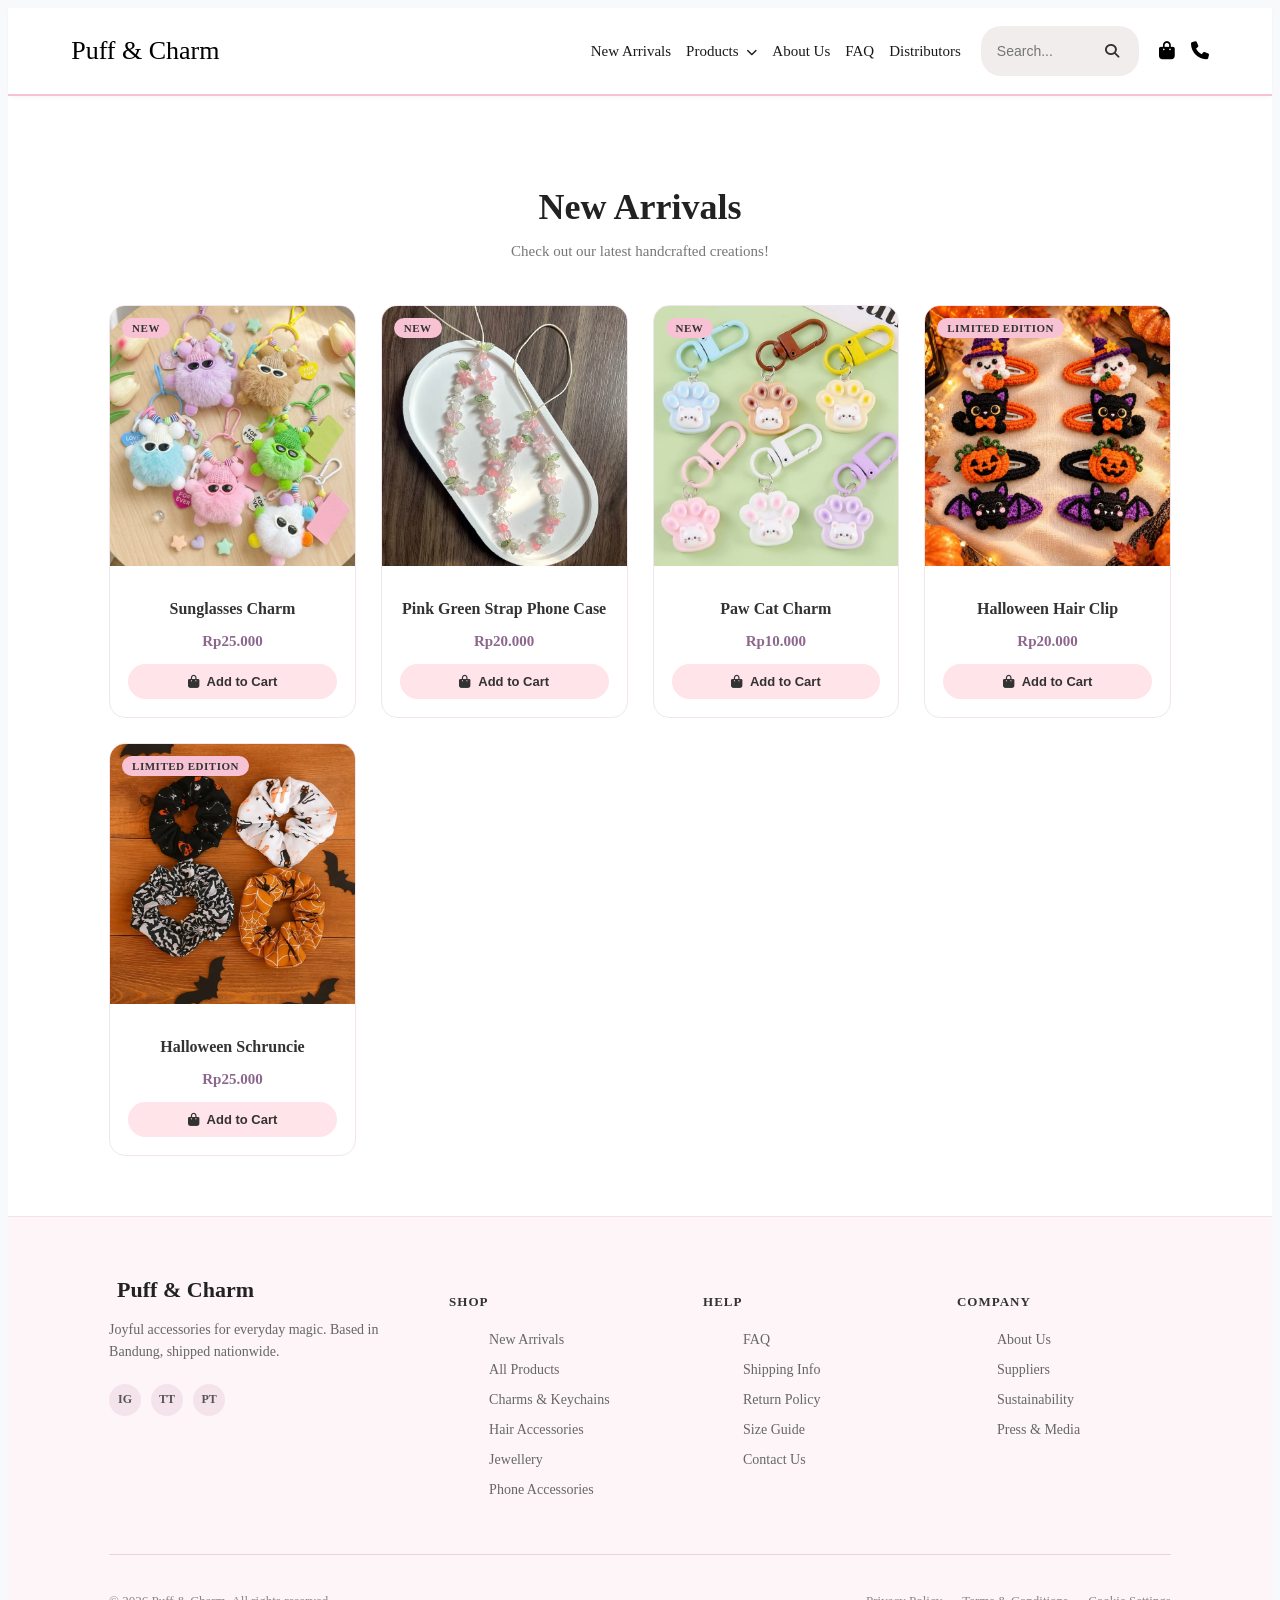
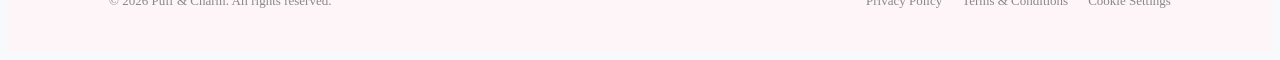
<file: tugas akhir html/new.html>
<!doctype html>
<html lang="en">
  <head>
    <meta charset="UTF-8" />
    <meta name="viewport" content="width=device-width, initial-scale=1.0" />
    <title>New Arrivals - Puff & Charm</title>
    <link
      rel="stylesheet"
      href="https://cdnjs.cloudflare.com/ajax/libs/font-awesome/6.4.0/css/all.min.css"
    />
    <link rel="stylesheet" href="style1.css" />
  </head>
  <body>
    <header class="navbar">
      <a href="index.html" class="brand">Puff & Charm</a>

      <div class="nav-right">
        <ul class="nav-links">
          <li><a href="new.html">New Arrivals</a></li>
          <li class="dropdown">
            <a href="products.html"
              >Products <i class="fa-solid fa-chevron-down dropdown-icon"></i
            ></a>
            <ul class="dropdown-menu">
              <li><a href="products.html">All Products</a></li>
              <li>
                <a href="products.html?category=charms">Charms & Keychains</a>
              </li>
              <li>
                <a href="products.html?category=hair">Hair Accessories</a>
              </li>
              <li><a href="products.html?category=jewelry">Jewellery</a></li>
              <li>
                <a href="products.html?category=phone">Phone Accessories</a>
              </li>
            </ul>
          </li>
          <li><a href="about.html">About Us</a></li>
          <li><a href="faq.html">FAQ</a></li>
          <li><a href="distributors.html">Distributors</a></li>
        </ul>

        <div class="search-box">
          <input type="text" placeholder="Search..." />
          <button type="submit">
            <i class="fa-solid fa-magnifying-glass"></i>
          </button>
        </div>

        <div class="icons">
          <a href="cart.html" title="Shopping Bag"
            ><i class="fa-solid fa-bag-shopping"></i
          ></a>
          <a href="contact.html" title="Contact Us"
            ><i class="fa-solid fa-phone"></i
          ></a>
        </div>
      </div>
    </header>

    <main class="new-arrival-section">
      <div class="section-title-container">
        <h2>New Arrivals</h2>
        <p>Check out our latest handcrafted creations!</p>
      </div>

      <div class="product-grid">
        <div class="product-card">
          <div class="product-image">
            <span class="badge">NEW</span>
            <img src="new1.jpeg" alt="Sunglasses Charm" />
          </div>
          <div class="product-info">
            <h3>Sunglasses Charm</h3>
            <p class="price">Rp25.000</p>
            <button class="add-btn">
              <i class="fa-solid fa-bag-shopping"></i> Add to Cart
            </button>
          </div>
        </div>

        <div class="product-card">
          <div class="product-image">
            <span class="badge">NEW</span>
            <img src="new2.jpeg" alt="Pink Green Strap Phone Case" />
          </div>
          <div class="product-info">
            <h3>Pink Green Strap Phone Case</h3>
            <p class="price">Rp20.000</p>
            <button class="add-btn">
              <i class="fa-solid fa-bag-shopping"></i> Add to Cart
            </button>
          </div>
        </div>

        <div class="product-card">
          <div class="product-image">
            <span class="badge">NEW</span>
            <img src="new3.jpeg" alt="Paw Cat Charm" />
          </div>
          <div class="product-info">
            <h3>Paw Cat Charm</h3>
            <p class="price">Rp10.000</p>
            <button class="add-btn">
              <i class="fa-solid fa-bag-shopping"></i> Add to Cart
            </button>
          </div>
        </div>

        <div class="product-card">
          <div class="product-image">
            <span class="badge">LIMITED EDITION</span>
            <img src="limed.jpeg" alt="Halloween Hair Clip" />
          </div>
          <div class="product-info">
            <h3>Halloween Hair Clip</h3>
            <p class="price">Rp20.000</p>
            <button class="add-btn">
              <i class="fa-solid fa-bag-shopping"></i> Add to Cart
            </button>
          </div>
        </div>

        <div class="product-card">
          <div class="product-image">
            <span class="badge">LIMITED EDITION</span>
            <img src="schruncie.jpeg" alt="Halloween Schruncie" />
          </div>
          <div class="product-info">
            <h3>Halloween Schruncie</h3>
            <p class="price">Rp25.000</p>
            <button class="add-btn">
              <i class="fa-solid fa-bag-shopping"></i> Add to Cart
            </button>
          </div>
        </div>
      </div>
    </main>

    <footer class="footer">
      <div class="footer-container">
        <div class="footer-brand">
          <a href="index.html" class="footer-logo">
            <i class="fa-solid fa-flower"></i> Puff & Charm
          </a>
          <p class="footer-desc">
            Joyful accessories for everyday magic. Based in Bandung, shipped
            nationwide.
          </p>
          <div class="social-links">
            <a href="#" class="social-icon">IG</a>
            <a href="#" class="social-icon">TT</a>
            <a href="#" class="social-icon">PT</a>
          </div>
        </div>

        <div class="footer-column">
          <h4>SHOP</h4>
          <ul>
            <li><a href="new.html">New Arrivals</a></li>
            <li><a href="products.html">All Products</a></li>
            <li>
              <a href="products.html?category=charms">Charms & Keychains</a>
            </li>
            <li>
              <a href="products.html?category=hair">Hair Accessories</a>
            </li>
            <li>
              <a href="products.html?category=jewelry">Jewellery</a>
            </li>
            <li>
              <a href="products.html?category=phone">Phone Accessories</a>
            </li>
          </ul>
        </div>

        <div class="footer-column">
          <h4>HELP</h4>
          <ul>
            <li><a href="faq.html">FAQ</a></li>
            <li><a href="faq.html">Shipping Info</a></li>
            <li><a href="faq.html">Return Policy</a></li>
            <li><a href="faq.html">Size Guide</a></li>
            <li><a href="contact.html">Contact Us</a></li>
          </ul>
        </div>

        <div class="footer-column">
          <h4>COMPANY</h4>
          <ul>
            <li><a href="about.html">About Us</a></li>
            <li><a href="distributors.html">Suppliers</a></li>
            <li><a href="#">Sustainability</a></li>
            <li><a href="#">Press & Media</a></li>
          </ul>
        </div>
      </div>

      <div class="footer-bottom">
        <p>© 2026 Puff & Charm. All rights reserved.</p>
        <div class="legal-links">
          <a href="about.html">Privacy Policy</a>
          <a href="about.html">Terms & Conditions</a>
          <a href="about.html">Cookie Settings</a>
        </div>
      </div>
    </footer>
  </body>
</html>
</file>
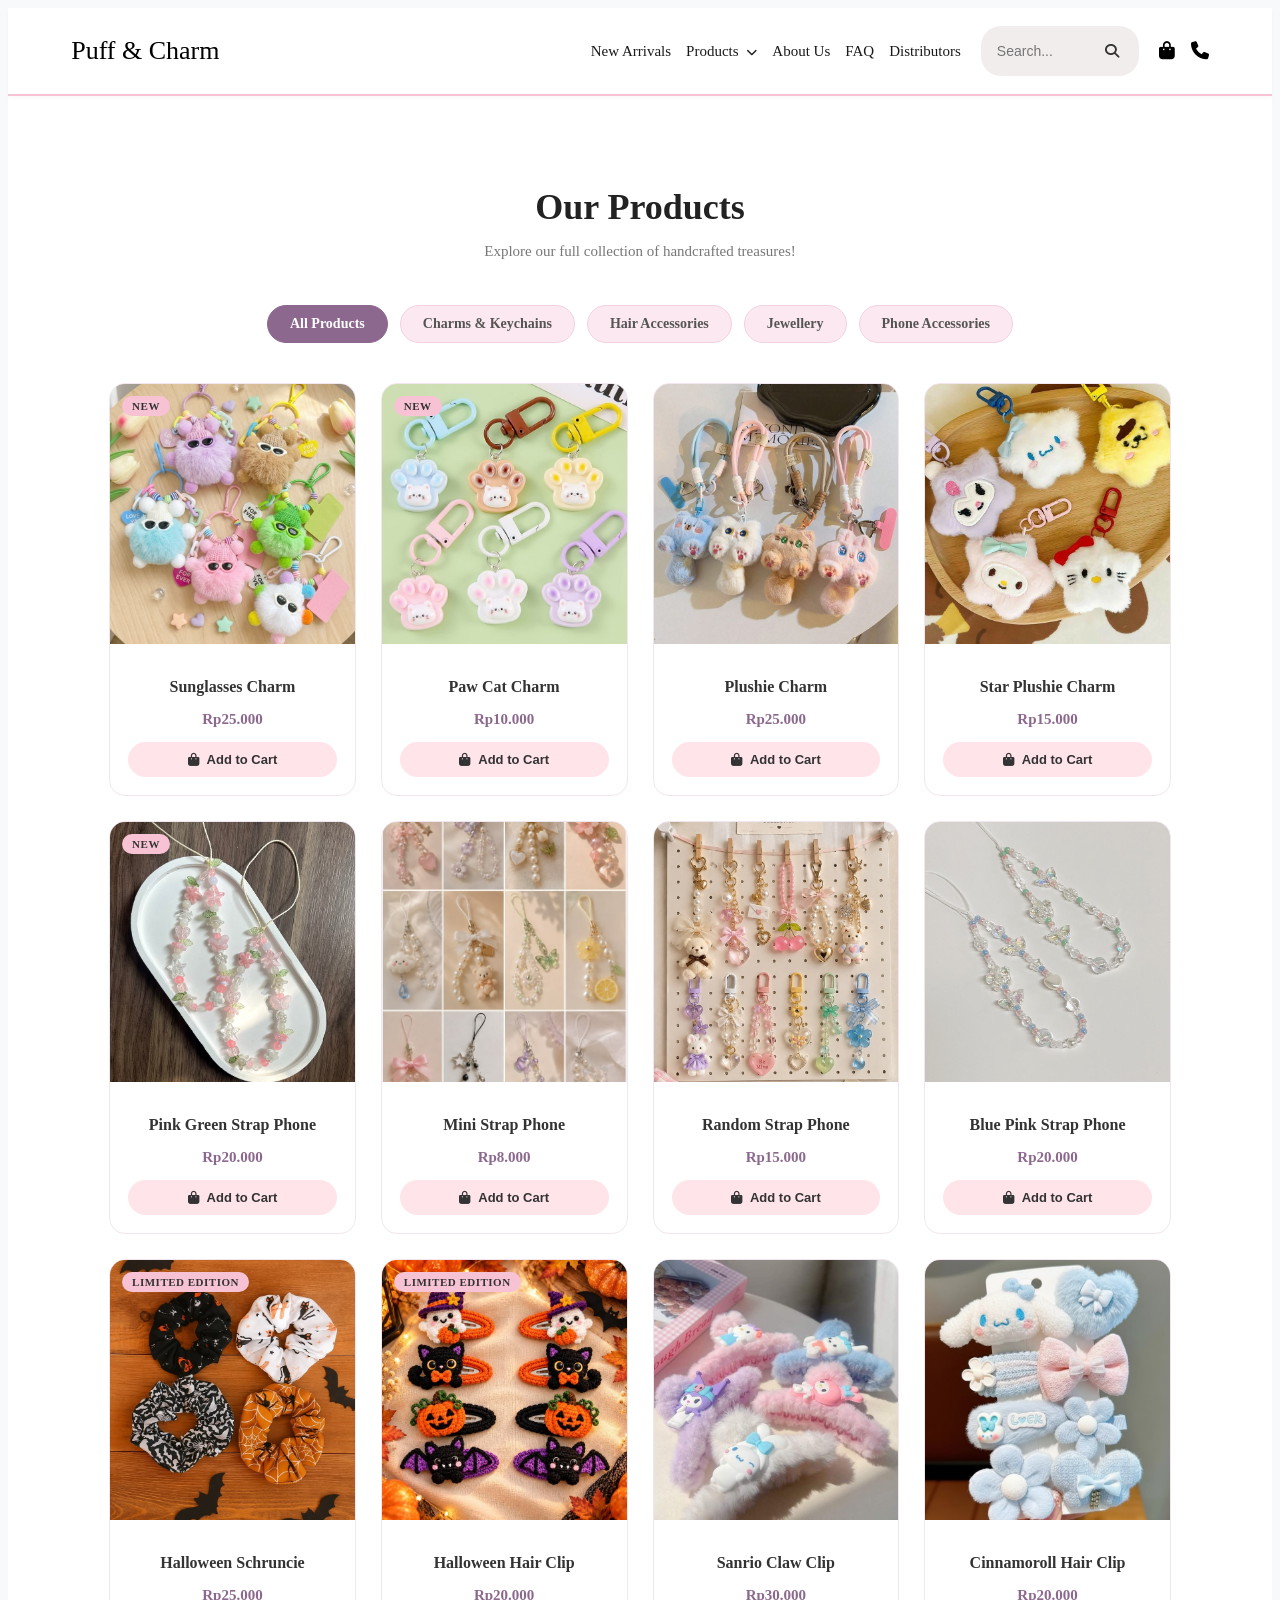
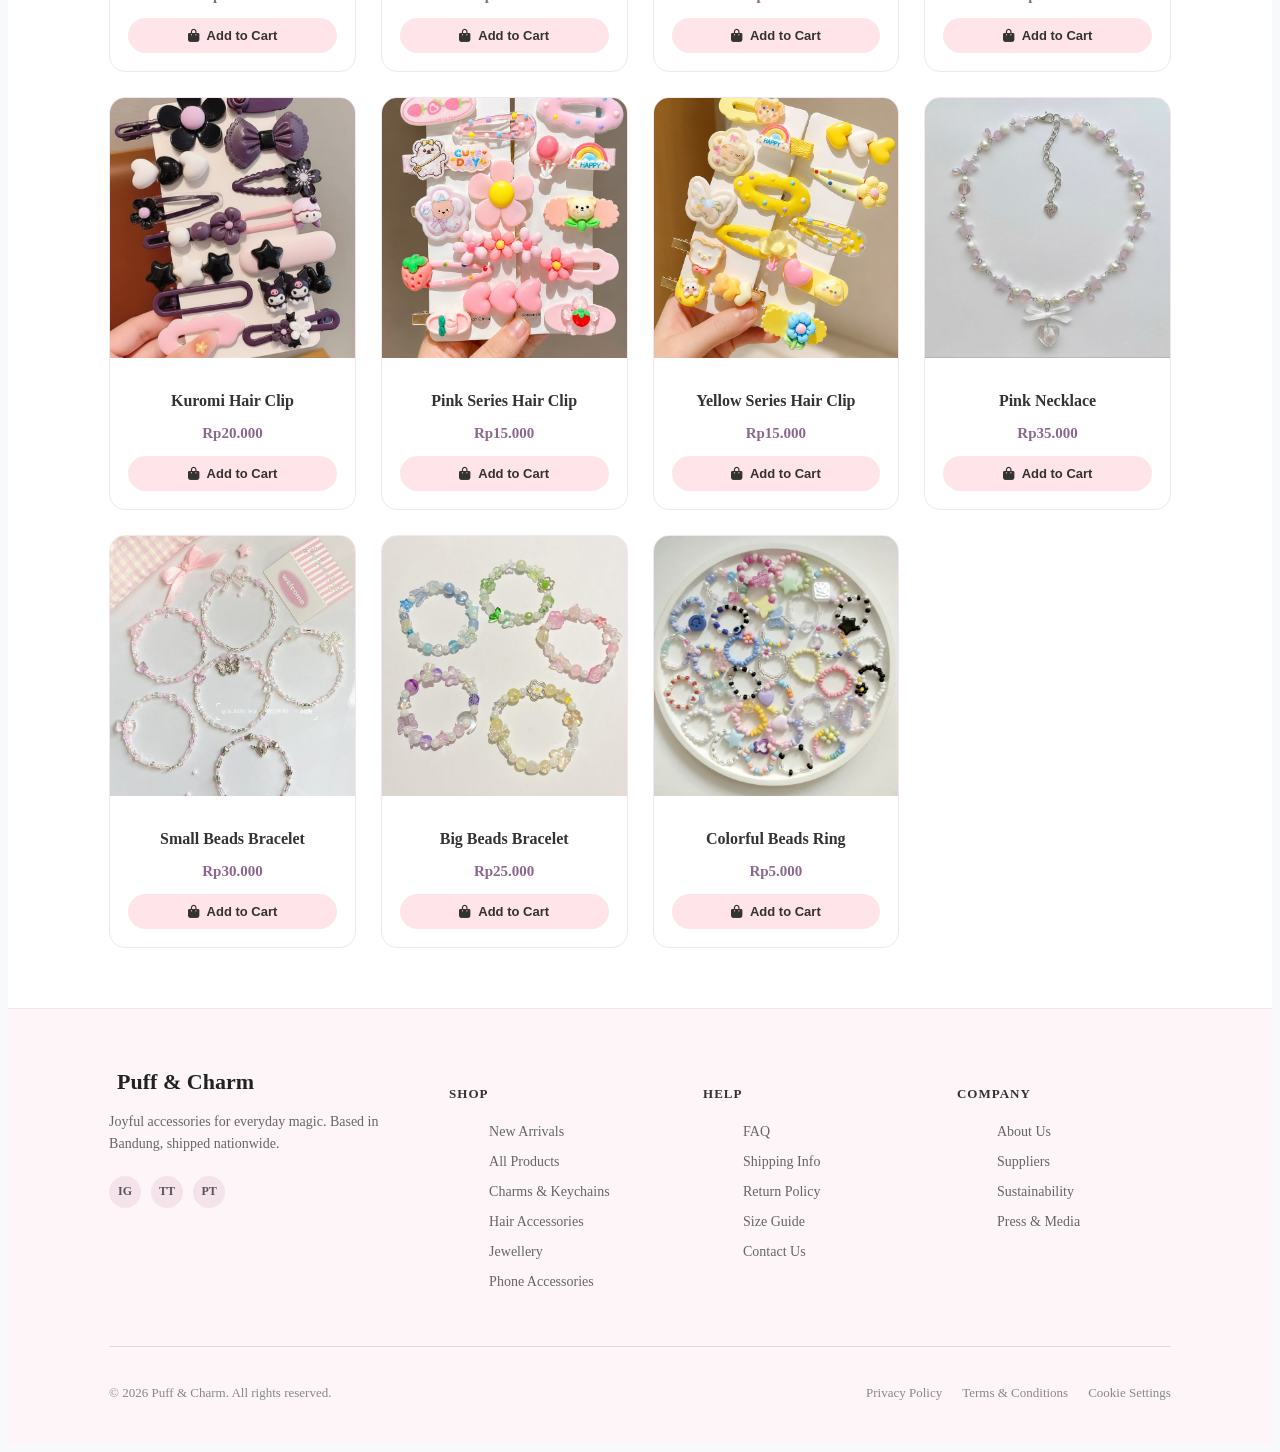
<file: tugas akhir html/products.html>
<!doctype html>
<html lang="en">
  <head>
    <meta charset="UTF-8" />
    <meta name="viewport" content="width=device-width, initial-scale=1.0" />
    <title>Products - Puff & Charm</title>
    <link
      rel="stylesheet"
      href="https://cdnjs.cloudflare.com/ajax/libs/font-awesome/6.4.0/css/all.min.css"
    />
    <link rel="stylesheet" href="style1.css" />
  </head>
  <body>
    <header class="navbar">
      <a href="index.html" class="brand">Puff & Charm</a>

      <div class="nav-right">
        <ul class="nav-links">
          <li><a href="new.html">New Arrivals</a></li>
          <li class="dropdown">
            <a href="products.html"
              >Products <i class="fa-solid fa-chevron-down dropdown-icon"></i
            ></a>
            <ul class="dropdown-menu">
              <li><a href="products.html">All Products</a></li>
              <li>
                <a href="products.html?category=charms">Charms & Keychains</a>
              </li>
              <li>
                <a href="products.html?category=hair">Hair Accessories</a>
              </li>
              <li><a href="products.html?category=jewellery">Jewellery</a></li>
              <li>
                <a href="products.html?category=phone">Phone Accessories</a>
              </li>
            </ul>
          </li>
          <li><a href="about.html">About Us</a></li>
          <li><a href="faq.html">FAQ</a></li>
          <li><a href="distributors.html">Distributors</a></li>
        </ul>

        <div class="search-box">
          <input type="text" placeholder="Search..." />
          <button type="submit">
            <i class="fa-solid fa-magnifying-glass"></i>
          </button>
        </div>

        <div class="icons">
          <a href="cart.html" title="Shopping Bag"
            ><i class="fa-solid fa-bag-shopping"></i
          ></a>
          <a href="contact.html" title="Contact Us"
            ><i class="fa-solid fa-phone"></i
          ></a>
        </div>
      </div>
    </header>

    <main class="new-arrival-section">
      <div class="section-title-container">
        <h2>Our Products</h2>
        <p>Explore our full collection of handcrafted treasures!</p>
      </div>

      <div class="product-filter-wrapper">
        <input type="radio" id="filter-all" name="category" checked />
        <input type="radio" id="filter-charms" name="category" />
        <input type="radio" id="filter-hair" name="category" />
        <input type="radio" id="filter-jewellery" name="category" />
        <input type="radio" id="filter-phone" name="category" />

        <div class="filter-buttons">
          <label for="filter-all" class="filter-btn">All Products</label>
          <label for="filter-charms" class="filter-btn"
            >Charms & Keychains</label
          >
          <label for="filter-hair" class="filter-btn">Hair Accessories</label>
          <label for="filter-jewellery" class="filter-btn">Jewellery</label>
          <label for="filter-phone" class="filter-btn">Phone Accessories</label>
        </div>

        <div class="product-grid">
          <!-- Produk 1 (Charms) -->
          <div class="product-card category-charms">
            <div class="product-image">
              <span class="badge">NEW</span>
              <img src="new1.jpeg" alt="Sunglasses Charm" />
            </div>
            <div class="product-info">
              <h3>Sunglasses Charm</h3>
              <p class="price">Rp25.000</p>
              <button class="add-btn">
                <i class="fa-solid fa-bag-shopping"></i> Add to Cart
              </button>
            </div>
          </div>

          <div class="product-card category-charms">
            <div class="product-image">
              <span class="badge">NEW</span>
              <img src="new3.jpeg" alt="Paw Cat Charm" />
            </div>
            <div class="product-info">
              <h3>Paw Cat Charm</h3>
              <p class="price">Rp10.000</p>
              <button class="add-btn">
                <i class="fa-solid fa-bag-shopping"></i> Add to Cart
              </button>
            </div>
          </div>

          <div class="product-card category-charms">
            <div class="product-image">
              <img src="charm3.jpeg" alt="Plushie Charm" />
            </div>
            <div class="product-info">
              <h3>Plushie Charm</h3>
              <p class="price">Rp25.000</p>
              <button class="add-btn">
                <i class="fa-solid fa-bag-shopping"></i> Add to Cart
              </button>
            </div>
          </div>

          <div class="product-card category-charms">
            <div class="product-image">
              <img src="charm1.jpeg" alt="Star Plushie Charm" />
            </div>
            <div class="product-info">
              <h3>Star Plushie Charm</h3>
              <p class="price">Rp15.000</p>
              <button class="add-btn">
                <i class="fa-solid fa-bag-shopping"></i> Add to Cart
              </button>
            </div>
          </div>

          <div class="product-card category-phone">
            <div class="product-image">
              <span class="badge">NEW</span>
              <img src="new2.jpeg" alt="Pink Green Strap Phone" />
            </div>
            <div class="product-info">
              <h3>Pink Green Strap Phone</h3>
              <p class="price">Rp20.000</p>
              <button class="add-btn">
                <i class="fa-solid fa-bag-shopping"></i> Add to Cart
              </button>
            </div>
          </div>

          <div class="product-card category-phone">
            <div class="product-image">
              <img src="phone3.jpeg" alt="Mini Strap Phone" />
            </div>
            <div class="product-info">
              <h3>Mini Strap Phone</h3>
              <p class="price">Rp8.000</p>
              <button class="add-btn">
                <i class="fa-solid fa-bag-shopping"></i> Add to Cart
              </button>
            </div>
          </div>

          <div class="product-card category-phone">
            <div class="product-image">
              <img src="phone1.jpeg" alt="Random Strap Phone" />
            </div>
            <div class="product-info">
              <h3>Random Strap Phone</h3>
              <p class="price">Rp15.000</p>
              <button class="add-btn">
                <i class="fa-solid fa-bag-shopping"></i> Add to Cart
              </button>
            </div>
          </div>

          <div class="product-card category-phone">
            <div class="product-image">
              <img src="phone4.jpeg" alt="Blue Pink Strap Phone" />
            </div>
            <div class="product-info">
              <h3>Blue Pink Strap Phone</h3>
              <p class="price">Rp20.000</p>
              <button class="add-btn">
                <i class="fa-solid fa-bag-shopping"></i> Add to Cart
              </button>
            </div>
          </div>

          <div class="product-card category-hair">
            <div class="product-image">
              <span class="badge">LIMITED EDITION</span>
              <img src="schruncie.jpeg" alt="Halloween Schruncie" />
            </div>
            <div class="product-info">
              <h3>Halloween Schruncie</h3>
              <p class="price">Rp25.000</p>
              <button class="add-btn">
                <i class="fa-solid fa-bag-shopping"></i> Add to Cart
              </button>
            </div>
          </div>

          <div class="product-card category-hair">
            <div class="product-image">
              <span class="badge">LIMITED EDITION</span>
              <img src="limed.jpeg" alt="Halloween Hair Clip" />
            </div>
            <div class="product-info">
              <h3>Halloween Hair Clip</h3>
              <p class="price">Rp20.000</p>
              <button class="add-btn">
                <i class="fa-solid fa-bag-shopping"></i> Add to Cart
              </button>
            </div>
          </div>

          <div class="product-card category-hair">
            <div class="product-image">
              <img src="hair1.jpeg" alt="Sanrio Claw Clip" />
            </div>
            <div class="product-info">
              <h3>Sanrio Claw Clip</h3>
              <p class="price">Rp30.000</p>
              <button class="add-btn">
                <i class="fa-solid fa-bag-shopping"></i> Add to Cart
              </button>
            </div>
          </div>

          <div class="product-card category-hair">
            <div class="product-image">
              <img src="hair2.jpeg" alt="Blue Sanrio Hair Clip" />
            </div>
            <div class="product-info">
              <h3>Cinnamoroll Hair Clip</h3>
              <p class="price">Rp20.000</p>
              <button class="add-btn">
                <i class="fa-solid fa-bag-shopping"></i> Add to Cart
              </button>
            </div>
          </div>

          <div class="product-card category-hair">
            <div class="product-image">
              <img src="hair3.jpeg" alt="Black Kurromi Hair Clip" />
            </div>
            <div class="product-info">
              <h3>Kuromi Hair Clip</h3>
              <p class="price">Rp20.000</p>
              <button class="add-btn">
                <i class="fa-solid fa-bag-shopping"></i> Add to Cart
              </button>
            </div>
          </div>

          <div class="product-card category-hair">
            <div class="product-image">
              <img src="hair6.jpeg" alt="Pink Series Hair Clip" />
            </div>
            <div class="product-info">
              <h3>Pink Series Hair Clip</h3>
              <p class="price">Rp15.000</p>
              <button class="add-btn">
                <i class="fa-solid fa-bag-shopping"></i> Add to Cart
              </button>
            </div>
          </div>

          <div class="product-card category-hair">
            <div class="product-image">
              <img src="hair7.jpeg" alt="Yellow Series Hair Clip" />
            </div>
            <div class="product-info">
              <h3>Yellow Series Hair Clip</h3>
              <p class="price">Rp15.000</p>
              <button class="add-btn">
                <i class="fa-solid fa-bag-shopping"></i> Add to Cart
              </button>
            </div>
          </div>

          <!-- Produk 5 (Jewellery) -->
          <div class="product-card category-jewellery">
            <div class="product-image">
              <img src="kalung.jpeg" alt="Pink Necklace" />
            </div>
            <div class="product-info">
              <h3>Pink Necklace</h3>
              <p class="price">Rp35.000</p>
              <button class="add-btn">
                <i class="fa-solid fa-bag-shopping"></i> Add to Cart
              </button>
            </div>
          </div>

          <div class="product-card category-jewellery">
            <div class="product-image">
              <img src="gelang1.jpeg" alt="Small Beads Bracelet" />
            </div>
            <div class="product-info">
              <h3>Small Beads Bracelet</h3>
              <p class="price">Rp30.000</p>
              <button class="add-btn">
                <i class="fa-solid fa-bag-shopping"></i> Add to Cart
              </button>
            </div>
          </div>

          <div class="product-card category-jewellery">
            <div class="product-image">
              <img src="gelang3.jpeg" alt="Big Beads Bracelet" />
            </div>
            <div class="product-info">
              <h3>Big Beads Bracelet</h3>
              <p class="price">Rp25.000</p>
              <button class="add-btn">
                <i class="fa-solid fa-bag-shopping"></i> Add to Cart
              </button>
            </div>
          </div>

          <div class="product-card category-jewellery">
            <div class="product-image">
              <img src="cincin.jpeg" alt="Colorful Beads Ring" />
            </div>
            <div class="product-info">
              <h3>Colorful Beads Ring</h3>
              <p class="price">Rp5.000</p>
              <button class="add-btn">
                <i class="fa-solid fa-bag-shopping"></i> Add to Cart
              </button>
            </div>
          </div>
        </div>
      </div>
    </main>

    <footer class="footer">
      <div class="footer-container">
        <div class="footer-brand">
          <a href="index.html" class="footer-logo">
            <i class="fa-solid fa-flower"></i> Puff & Charm
          </a>
          <p class="footer-desc">
            Joyful accessories for everyday magic. Based in Bandung, shipped
            nationwide.
          </p>
          <div class="social-links">
            <a href="#" class="social-icon">IG</a>
            <a href="#" class="social-icon">TT</a>
            <a href="#" class="social-icon">PT</a>
          </div>
        </div>

        <div class="footer-column">
          <h4>SHOP</h4>
          <ul>
            <li><a href="new.html">New Arrivals</a></li>
            <li><a href="products.html">All Products</a></li>
            <li>
              <a href="products.html?category=charms">Charms & Keychains</a>
            </li>
            <li><a href="products.html?category=hair">Hair Accessories</a></li>
            <li><a href="products.html?category=jewellery">Jewellery</a></li>
            <li>
              <a href="products.html?category=phone">Phone Accessories</a>
            </li>
          </ul>
        </div>

        <div class="footer-column">
          <h4>HELP</h4>
          <ul>
            <li><a href="faq.html">FAQ</a></li>
            <li><a href="faq.html">Shipping Info</a></li>
            <li><a href="faq.html">Return Policy</a></li>
            <li><a href="faq.html">Size Guide</a></li>
            <li><a href="contact.html">Contact Us</a></li>
          </ul>
        </div>

        <div class="footer-column">
          <h4>COMPANY</h4>
          <ul>
            <li><a href="about.html">About Us</a></li>
            <li><a href="distributors.html">Suppliers</a></li>
            <li><a href="#">Sustainability</a></li>
            <li><a href="#">Press & Media</a></li>
          </ul>
        </div>
      </div>

      <div class="footer-bottom">
        <p>© 2026 Puff & Charm. All rights reserved.</p>
        <div class="legal-links">
          <a href="about.html">Privacy Policy</a>
          <a href="about.html">Terms & Conditions</a>
          <a href="about.html">Cookie Settings</a>
        </div>
      </div>
    </footer>
  </body>
  <script>
    const urlParams = new URLSearchParams(window.location.search);
    const category = urlParams.get("category");

    if (category) {
      const targetRadio = document.getElementById(`filter-${category}`);
      if (targetRadio) {
        targetRadio.checked = true;
      }
    }
  </script>
</html>
</file>
<file: tugas akhir html/style1.css>
body {
  background-color: #f8f9fa;
}

.navbar {
  display: flex;
  justify-content: space-between;
  align-items: center;
  background-color: #ffffff;
  padding: 18px 5%;
  border-bottom: 2px solid #f7c2d4;
  box-shadow: 0 2px 4px rgba(0, 0, 0, 0.03);
  position: sticky;
  top: 0;
  z-index: 1000;
}

.brand {
  font-family: "Georgia", serif;
  font-size: 26px;
  font-weight: normal;
  color: #000;
  text-decoration: none;
}

.nav-right {
  display: flex;
  gap: 20px;
}

.nav-links {
  display: flex;
  list-style: none;
  gap: 15px;
}

.nav-links li {
  position: relative;
}

.nav-links a {
  text-decoration: none;
  color: #1a1a1a;
  font-size: 15px;
  transition: color 0.2s ease;
}

.nav-links a:hover {
  color: #666;
}

.nav-icons a {
  color: #333333;
  text-decoration: none;
  font-size: 18px;
  margin-left: 15px;
}

.nav-icons a:hover {
  color: #f7c2d4;
}

.dropdown-icon {
  font-size: 11px;
  margin-left: 4px;
  transition: transform 0.2s;
}

.dropdown-menu {
  position: absolute;
  top: 100%;
  left: 0;
  background-color: #ffffff;
  min-width: 180px;
  padding: 10px 0;
  box-shadow: 0 4px 12px rgba(0, 0, 0, 0.08);
  border-radius: 12px;
  border: 1px solid #f7e2eb;
  list-style: none;

  display: none;
  z-index: 1001;
}

.dropdown-menu li {
  width: 100%;
}

.dropdown-menu li a {
  display: block;
  padding: 8px 16px;
  font-size: 14px;
  color: #444444;
  text-decoration: none;
  white-space: nowrap;
  transition:
    background-color 0.2s,
    color 0.2s;
}

.dropdown-menu li a:hover {
  background-color: #ffe4e9;
  color: #222222;
}

.dropdown:hover .dropdown-menu {
  display: block;
}

.dropdown:hover .dropdown-icon {
  transform: rotate(180deg);
}

.search-box {
  display: flex;
  align-items: center;
  background-color: #f2eded;
  padding: 6px 14px;
  border-radius: 20px;
  width: 130px;
}

.search-box input {
  border: none;
  outline: none;
  background: transparent;
  width: 100%;
  font-size: 14px;
}

.search-box button {
  background: none;
  border: none;
  cursor: pointer;
  color: #333;
  font-size: 14px;
}

.icons {
  display: flex;
  align-items: center;
  gap: 16px;
}

.icons a {
  color: #000;
  font-size: 18px;
  text-decoration: none;
  transition: opacity 0.2s ease;
}

.icons a:hover {
  opacity: 0.7;
}

.banner-container {
  position: relative;
  width: 100%;
  max-width: 1200px;
  margin: 0 auto;
}

.banner-slider {
  display: flex;
  overflow-x: auto;
  scroll-snap-type: x mandatory;
  scroll-behavior: smooth;
  scrollbar-width: none; /* Firefox */
}

.banner-slider::-webkit-scrollbar {
  display: none; /* Chrome, Safari, Opera */
}

.slide {
  flex: 0 0 100%;
  scroll-snap-align: start;
  position: relative;
}

.slide img {
  width: 100%;
  height: auto;
  object-fit: cover;
}

.slider-arrow {
  position: absolute;
  top: 50%;
  transform: translateY(-50%);
  background-color: rgba(255, 255, 255, 0.7);
  color: #333;
  width: 40px;
  height: 40px;
  border-radius: 50%;
  display: flex;
  justify-content: center;
  align-items: center;
  text-decoration: none;
  font-size: 18px;
  border: none;
  padding: 10px;
  cursor: pointer;
  z-index: 10;
  transition: background-color 0.2s ease;
}

.slider-arrow:hover {
  background-color: #ffffff;
}

.arrow-left {
  left: 20px;
}

.arrow-right {
  right: 20px;
}

.about-section {
  background-color: #ffe4e9;
  padding: 60px 8%;
  text-align: left;
}

.about-container {
  max-width: 900px;
  margin: 0 auto;
}

.about-container h2 {
  font-family: "Georgia", serif;
  font-size: 38px;
  font-weight: 600;
  color: #222222;
  margin-bottom: 20px;
}

.about-container p {
  font-size: 17px;
  color: #555555;
  line-height: 1.8;
}

@media (max-width: 768px) {
  .navbar {
    flex-direction: column;
    align-items: flex-start;
  }

  .nav-right {
    margin-top: 10px;
  }

  .search-box {
    width: 100%;
  }

  .slide {
    height: 250px;
  }
}

.features-section {
  background-color: #ffffff;
  padding: 50px 5%;
  border-bottom: 1px solid #f2e6ee;
}

.features-container {
  max-width: 1200px;
  margin: 0 auto;
  display: flex;
  justify-content: space-around;
  align-items: flex-start;
  gap: 20px;
  text-align: center;
}

.feature-item {
  flex: 1;
  display: flex;
  flex-direction: column;
  align-items: center;
}

.feature-icon {
  font-size: 22px;
  color: #9d7ba0;
  margin-bottom: 14px;
}

.feature-item h3 {
  font-size: 16px;
  font-weight: 600;
  color: #2b2b2b;
  margin-bottom: 6px;
}

.feature-item p {
  font-size: 13px;
  color: #777777;
  line-height: 1.4;
}

.testimonials-section {
  background-color: #ffffff;
  padding: 70px 5%;
  text-align: center;
}

.testimonials-title {
  font-family: "Georgia", serif;
  font-size: 38px;
  font-weight: 400;
  color: #333333;
  margin-bottom: 45px;
}

.testimonials-container {
  max-width: 1200px;
  margin: 0 auto;
  display: flex;
  gap: 24px;
  justify-content: center;
}

.testimonial-card {
  flex: 1;
  padding: 32px 28px;
  border-radius: 20px;
  text-align: left;
  display: flex;
  flex-direction: column;
  justify-content: space-between;
  min-height: 250px;
}

.card-pink {
  background-color: #fce8f0;
}

.card-purple {
  background-color: #edeaf8;
}

.card-mint {
  background-color: #e2f4f2;
}

.stars {
  color: #e85d82;
  font-size: 15px;
  letter-spacing: 2px;
  margin-bottom: 16px;
}

.review-text {
  font-size: 15px;
  line-height: 1.6;
  color: #444444;
  margin-bottom: 24px;
}

.reviewer-info strong {
  display: block;
  font-size: 15px;
  color: #222222;
  margin-bottom: 3px;
}

.reviewer-info span {
  display: block;
  font-size: 12px;
  color: #777777;
}

@media (max-width: 768px) {
  .features-container,
  .testimonials-container {
    flex-direction: column;
    gap: 30px;
  }

  .testimonials-title {
    font-size: 28px;
  }
}

.footer {
  background-color: #fdf5f8;
  padding: 60px 8% 30px 8%;
  border-top: 1px solid #f7e2eb;
}

.footer-container {
  max-width: 1200px;
  margin: 0 auto;
  display: flex;
  justify-content: space-between;
  gap: 40px;
  padding-bottom: 40px;
}

.footer-brand {
  flex: 1.5;
  max-width: 300px;
}

.footer-logo {
  font-family: "Georgia", serif;
  font-size: 22px;
  font-weight: bold;
  color: #222222;
  text-decoration: none;
  display: flex;
  align-items: center;
  gap: 8px;
  margin-bottom: 16px;
}

.footer-logo i {
  font-size: 16px;
  color: #8c688e;
}

.footer-desc {
  font-size: 14px;
  line-height: 1.6;
  color: #666666;
  margin-bottom: 20px;
}

.social-links {
  display: flex;
  gap: 10px;
}

.social-icon {
  width: 32px;
  height: 32px;
  border-radius: 50%;
  background-color: #f5e3eb;
  color: #555555;
  font-size: 12px;
  font-weight: 600;
  display: flex;
  justify-content: center;
  align-items: center;
  text-decoration: none;
  transition:
    background-color 0.2s,
    color 0.2s;
}

.social-icon:hover {
  background-color: #e8bdce;
  color: #222222;
}

.footer-column {
  flex: 1;
}

.footer-column h4 {
  font-size: 13px;
  font-weight: 700;
  letter-spacing: 1px;
  color: #333333;
  margin-bottom: 20px;
}

.footer-column ul {
  list-style: none;
}

.footer-column ul li {
  margin-bottom: 12px;
}

.footer-column ul li a {
  text-decoration: none;
  font-size: 14px;
  color: #666666;
  transition: color 0.2s;
}

.footer-column ul li a:hover {
  color: #222222;
}

.footer-bottom {
  max-width: 1200px;
  margin: 0 auto;
  padding-top: 25px;
  border-top: 1px solid #ebd3df;
  display: flex;
  justify-content: space-between;
  align-items: center;
  font-size: 13px;
  color: #888888;
}

.legal-links {
  display: flex;
  gap: 20px;
}

.legal-links a {
  text-decoration: none;
  color: #888888;
  transition: color 0.2s;
}

.legal-links a:hover {
  color: #333333;
}

@media (max-width: 768px) {
  .footer-container {
    flex-direction: column;
    gap: 30px;
  }

  .footer-bottom {
    flex-direction: column;
    gap: 15px;
    text-align: center;
  }
}

.new-arrival-section {
  padding: 60px 8%;
  background-color: #ffffff;
}

.section-title-container {
  text-align: center;
  margin-bottom: 45px;
}

.section-title-container h2 {
  font-family: "Georgia", serif;
  font-size: 36px;
  color: #222222;
  margin-bottom: 8px;
}

.section-title-container p {
  font-size: 15px;
  color: #777777;
}

.product-grid {
  display: grid;
  grid-template-columns: repeat(4, 1fr);
  gap: 25px;
  max-width: 1200px;
  margin: 0 auto;
}

.product-card {
  background: #ffffff;
  border-radius: 16px;
  overflow: hidden;
  border: 1px solid #f2e6ee;
  transition:
    transform 0.3s ease,
    box-shadow 0.3s ease;
}

.product-card:hover {
  transform: translateY(-6px);
  box-shadow: 0 10px 20px rgba(247, 194, 212, 0.3);
}

.product-image {
  position: relative;
  width: 100%;
  height: 260px;
  background-color: #fcf8fa;
  overflow: hidden;
}

.product-image img {
  width: 100%;
  height: 100%;
  object-fit: cover;
  transition: transform 0.4s ease;
}

.product-card:hover .product-image img {
  transform: scale(1.05);
}

.badge {
  position: absolute;
  top: 12px;
  left: 12px;
  background-color: #f7c2d4;
  color: #333333;
  font-size: 11px;
  font-weight: 700;
  padding: 4px 10px;
  border-radius: 20px;
  letter-spacing: 0.5px;
  z-index: 2;
}

.product-info {
  padding: 18px;
  text-align: center;
}

.product-info h3 {
  font-size: 16px;
  font-weight: 600;
  color: #333333;
  margin-bottom: 6px;
}

.product-info .price {
  font-size: 15px;
  font-weight: 700;
  color: #8c688e;
  margin-bottom: 14px;
}

.add-btn {
  width: 100%;
  background-color: #ffe4e9;
  color: #333333;
  border: none;
  padding: 10px 0;
  border-radius: 20px;
  font-size: 13px;
  font-weight: 600;
  cursor: pointer;
  transition:
    background-color 0.2s,
    color 0.2s;
  display: flex;
  justify-content: center;
  align-items: center;
  gap: 8px;
}

.add-btn:hover {
  background-color: #f7c2d4;
  color: #111111;
}

@media (max-width: 992px) {
  .product-grid {
    grid-template-columns: repeat(2, 1fr);
  }
}

@media (max-width: 576px) {
  .product-grid {
    grid-template-columns: 1fr;
  }
}

.product-filter-wrapper input[type="radio"] {
  display: none;
}

.filter-buttons {
  display: flex;
  justify-content: center;
  gap: 12px;
  margin-bottom: 40px;
  flex-wrap: wrap;
}

.filter-btn {
  padding: 10px 22px;
  background-color: #fce8f0;
  color: #555555;
  border-radius: 25px;
  font-size: 14px;
  font-weight: 600;
  cursor: pointer;
  transition: all 0.25s ease;
  border: 1px solid #f2d2e1;
}

.filter-btn:hover {
  background-color: #f7c2d4;
  color: #222222;
}

#filter-charms:checked ~ .product-grid .product-card,
#filter-hair:checked ~ .product-grid .product-card,
#filter-jewellery:checked ~ .product-grid .product-card,
#filter-phone:checked ~ .product-grid .product-card {
  display: none;
}

#filter-all:checked ~ .product-grid .product-card {
  display: flex;
  flex-direction: column;
}

#filter-charms:checked ~ .product-grid .category-charms {
  display: flex;
  flex-direction: column;
}

#filter-hair:checked ~ .product-grid .category-hair {
  display: flex;
  flex-direction: column;
}

#filter-jewellery:checked ~ .product-grid .category-jewellery {
  display: flex;
  flex-direction: column;
}

#filter-phone:checked ~ .product-grid .category-phone {
  display: flex;
  flex-direction: column;
}

#filter-all:checked ~ .filter-buttons label[for="filter-all"],
#filter-charms:checked ~ .filter-buttons label[for="filter-charms"],
#filter-hair:checked ~ .filter-buttons label[for="filter-hair"],
#filter-jewellery:checked ~ .filter-buttons label[for="filter-jewellery"],
#filter-phone:checked ~ .filter-buttons label[for="filter-phone"] {
  background-color: #8c688e;
  color: #ffffff;
  border-color: #8c688e;
}

.about-page-container {
  max-width: 900px;
  margin: 0 auto;
  display: flex;
  flex-direction: column;
  gap: 30px;
}

.disclaimer-card {
  background-color: #fff4f7;
  border-left: 5px solid #e85d82;
  border-radius: 12px;
  padding: 28px 32px;
  box-shadow: 0 4px 12px rgba(232, 93, 130, 0.08);
}

.disclaimer-header {
  display: flex;
  align-items: center;
  gap: 12px;
  margin-bottom: 16px;
}

.disclaimer-icon {
  font-size: 24px;
  color: #e85d82;
}

.disclaimer-header h2 {
  font-family: "Georgia", serif;
  font-size: 24px;
  color: #222222;
  margin: 0;
}

.disclaimer-card p {
  font-size: 15px;
  line-height: 1.7;
  color: #555555;
  margin-bottom: 12px;
}

.disclaimer-card p:last-child {
  margin-bottom: 0;
}

.about-brand-box {
  background-color: #ffffff;
  border: 1px solid #f2e6ee;
  border-radius: 12px;
  padding: 30px;
}

.about-brand-box h2 {
  font-family: "Georgia", serif;
  font-size: 24px;
  color: #222222;
  margin-bottom: 14px;
}

.about-brand-box p {
  font-size: 15px;
  line-height: 1.7;
  color: #555555;
}

.attributions-box {
  background-color: #fcf8fa;
  border: 1px dashed #e8bdce;
  border-radius: 12px;
  padding: 30px;
}

.attributions-box h2 {
  font-family: "Georgia", serif;
  font-size: 22px;
  color: #222222;
  margin-bottom: 8px;
  display: flex;
  align-items: center;
  gap: 10px;
}

.attributions-box h2 i {
  color: #8c688e;
  font-size: 20px;
}

.attribution-subtitle {
  font-size: 14px;
  color: #777777;
  margin-bottom: 20px;
}

.sources-list {
  list-style: none;
  padding: 0;
  margin: 0;
}

.sources-list li {
  font-size: 14px;
  line-height: 1.8;
  color: #444444;
  margin-bottom: 12px;
  display: flex;
  align-items: flex-start;
  gap: 10px;
}

.sources-list li i {
  color: #8c688e;
  margin-top: 5px;
}

.sources-list a {
  color: #8c688e;
  font-weight: 600;
  text-decoration: none;
}

.sources-list a:hover {
  text-decoration: underline;
}

.cart-container {
  max-width: 1200px;
  margin: 0 auto;
  display: flex;
  gap: 30px;
  align-items: flex-start;
}

.cart-items-wrapper {
  flex: 2;
  background-color: #ffffff;
  border-radius: 16px;
  padding: 24px;
  border: 1px solid #f2e6ee;
}

.cart-table {
  width: 100%;
  border-collapse: collapse;
}

.cart-table th {
  text-align: left;
  padding-bottom: 16px;
  border-bottom: 1px solid #f7e2eb;
  font-size: 13px;
  color: #777777;
  text-transform: uppercase;
  letter-spacing: 0.5px;
}

.cart-table td {
  padding: 20px 0;
  border-bottom: 1px solid #fcf0f5;
  vertical-align: middle;
}

.product-col {
  display: flex;
  align-items: center;
  gap: 16px;
}

.cart-item-img {
  width: 70px;
  height: 70px;
  object-fit: cover;
  border-radius: 10px;
  border: 1px solid #f2e6ee;
}

.cart-item-detail h3 {
  font-size: 15px;
  color: #222222;
  margin-bottom: 4px;
}

.item-category {
  font-size: 12px;
  color: #888888;
}

.price-col,
.subtotal-col {
  font-size: 15px;
  font-weight: 600;
  color: #333333;
}

.subtotal-col {
  color: #8c688e;
}

.qty-input {
  display: flex;
  align-items: center;
  border: 1px solid #ebd3df;
  border-radius: 20px;
  width: fit-content;
  overflow: hidden;
  background-color: #fcf8fa;
}

.qty-input button {
  background: none;
  border: none;
  width: 28px;
  height: 28px;
  cursor: pointer;
  font-size: 14px;
  color: #555;
  transition: background-color 0.2s;
}

.qty-input button:hover {
  background-color: #fce8f0;
}

.qty-input input {
  width: 32px;
  text-align: center;
  border: none;
  background: transparent;
  font-weight: 600;
  font-size: 13px;
  color: #333;
}

.remove-btn {
  background: none;
  border: none;
  color: #e85d82;
  cursor: pointer;
  font-size: 16px;
  padding: 6px;
  transition: transform 0.2s;
}

.remove-btn:hover {
  transform: scale(1.15);
}

.cart-actions {
  margin-top: 20px;
  display: flex;
  justify-content: flex-start;
}

.continue-shopping-btn {
  text-decoration: none;
  color: #8c688e;
  font-size: 14px;
  font-weight: 600;
  display: flex;
  align-items: center;
  gap: 8px;
  transition: color 0.2s;
}

.continue-shopping-btn:hover {
  color: #222222;
}

/* Box Summary / Ringkasan */
.cart-summary-wrapper {
  flex: 1;
}

.summary-card {
  background-color: #ffffff;
  border-radius: 16px;
  padding: 24px;
  border: 1px solid #f2e6ee;
}

.summary-card h3 {
  font-family: "Georgia", serif;
  font-size: 20px;
  color: #222222;
  margin-bottom: 20px;
}

.summary-row {
  display: flex;
  justify-content: space-between;
  font-size: 14px;
  color: #555555;
  margin-bottom: 12px;
}

.promo-box {
  display: flex;
  gap: 8px;
  margin: 16px 0;
}

.promo-box input {
  flex: 1;
  padding: 8px 12px;
  border: 1px solid #ebd3df;
  border-radius: 18px;
  font-size: 13px;
  outline: none;
  background-color: #fcf8fa;
}

.promo-box button {
  background-color: #fce8f0;
  border: 1px solid #f2d2e1;
  color: #555555;
  padding: 8px 16px;
  border-radius: 18px;
  font-size: 13px;
  font-weight: 600;
  cursor: pointer;
}

.promo-box button:hover {
  background-color: #f7c2d4;
  color: #222;
}

.summary-divider {
  border: none;
  border-top: 1px solid #f7e2eb;
  margin: 16px 0;
}

.total-row {
  font-size: 16px;
  font-weight: 700;
  color: #222222;
}

.checkout-btn {
  width: 100%;
  background-color: #8c688e;
  color: #ffffff;
  border: none;
  padding: 12px 0;
  border-radius: 25px;
  font-size: 14px;
  font-weight: 600;
  cursor: pointer;
  margin-top: 16px;
  transition: background-color 0.2s;
}

.checkout-btn:hover {
  background-color: #735175;
}

.demo-note {
  font-size: 12px;
  color: #888888;
  text-align: center;
  margin-top: 12px;
}

@media (max-width: 992px) {
  .cart-container {
    flex-direction: column;
  }

  .cart-summary-wrapper {
    width: 100%;
  }
}

@media (max-width: 600px) {
  .cart-table th:nth-child(2),
  .cart-table td:nth-child(2) {
    display: none;
  }
}

.faq-wrapper {
  max-width: 1000px;
  margin: 0 auto;
  display: flex;
  gap: 40px;
  align-items: flex-start;
}

.faq-list {
  flex: 1.3;
  display: flex;
  flex-direction: column;
  gap: 16px;
}

.faq-item {
  background-color: #ffffff;
  border: 1px solid #f2e6ee;
  border-radius: 12px;
  padding: 16px 20px;
  transition: all 0.25s ease;
}

.faq-item[open] {
  border-color: #f7c2d4;
  box-shadow: 0 4px 12px rgba(247, 194, 212, 0.2);
}

.faq-question {
  font-family: "Georgia", serif;
  font-size: 16px;
  font-weight: 600;
  color: #222222;
  cursor: pointer;
  list-style: none;
  display: flex;
  justify-content: space-between;
  align-items: center;
  gap: 12px;
}

.faq-question::-webkit-details-marker {
  display: none;
}

.faq-icon {
  font-size: 13px;
  color: #8c688e;
  transition: transform 0.3s ease;
}

.faq-item[open] .faq-icon {
  transform: rotate(180deg);
}

.faq-answer {
  margin-top: 12px;
  padding-top: 12px;
  border-top: 1px dashed #f7e2eb;
  font-size: 14px;
  line-height: 1.6;
  color: #555555;
}

.faq-form-card {
  flex: 1;
  background-color: #fff4f7;
  border: 1px solid #f7e2eb;
  border-radius: 16px;
  padding: 32px 28px;
  box-sizing: border-box;
}

.faq-form-header {
  text-align: center;
  margin-bottom: 20px;
}

.form-icon {
  font-size: 28px;
  color: #8c688e;
  margin-bottom: 10px;
}

.faq-form-header h3 {
  font-family: "Georgia", serif;
  font-size: 20px;
  color: #222222;
  margin-bottom: 6px;
}

.faq-form-header p {
  font-size: 13px;
  color: #777777;
  line-height: 1.5;
}

.faq-form {
  display: flex;
  flex-direction: column;
  gap: 16px;
}

.form-group {
  display: flex;
  flex-direction: column;
  gap: 6px;
}

.form-group label {
  font-size: 13px;
  font-weight: 600;
  color: #444444;
}

.form-group input,
.form-group textarea {
  width: 100%;
  box-sizing: border-box;
  padding: 10px 14px;
  border: 1px solid #ebd3df;
  border-radius: 10px;
  font-size: 13px;
  outline: none;
  background-color: #ffffff;
  transition: border-color 0.2s;
  font-family: inherit;
}

.form-group input:focus,
.form-group textarea:focus {
  border-color: #8c688e;
}

.submit-btn {
  background-color: #8c688e;
  color: #ffffff;
  border: none;
  padding: 12px 0;
  border-radius: 20px;
  font-size: 14px;
  font-weight: 600;
  cursor: pointer;
  display: flex;
  justify-content: center;
  align-items: center;
  gap: 8px;
  transition: background-color 0.2s ease;
  margin-top: 6px;
}

.submit-btn:hover {
  background-color: #735175;
}

@media (max-width: 850px) {
  .faq-wrapper {
    flex-direction: column;
  }

  .faq-form-card {
    width: 100%;
  }
}

.suppliers-grid {
  display: grid;
  grid-template-columns: repeat(2, 1fr);
  gap: 24px;
  max-width: 1000px;
  margin: 0 auto;
}

.supplier-card {
  background-color: #ffffff;
  border: 1px solid #f2e6ee;
  border-radius: 16px;
  padding: 28px;
  transition:
    transform 0.25s ease,
    box-shadow 0.25s ease;
}

.supplier-card:hover {
  transform: translateY(-4px);
  box-shadow: 0 8px 18px rgba(247, 194, 212, 0.25);
}

.supplier-icon-wrapper {
  width: 48px;
  height: 48px;
  border-radius: 12px;
  background-color: #fce8f0;
  color: #8c688e;
  display: flex;
  justify-content: center;
  align-items: center;
  font-size: 20px;
  margin-bottom: 16px;
}

.supplier-card h3 {
  font-family: "Georgia", serif;
  font-size: 20px;
  color: #222222;
  margin-bottom: 4px;
}

.supplier-category {
  display: inline-block;
  font-size: 12px;
  font-weight: 600;
  color: #8c688e;
  background-color: #fff4f7;
  padding: 4px 10px;
  border-radius: 12px;
  margin-bottom: 12px;
}

.supplier-card p {
  font-size: 14px;
  line-height: 1.6;
  color: #666666;
  margin-bottom: 16px;
}

.supplier-origin {
  font-size: 13px;
  color: #888888;
  display: flex;
  align-items: center;
  gap: 8px;
}

/* Contact Layout */
.contact-wrapper {
  max-width: 950px;
  margin: 0 auto;
  display: flex;
  gap: 30px;
}

.contact-info-card {
  flex: 1;
  background-color: #ffffff;
  border: 1px solid #f2e6ee;
  border-radius: 16px;
  padding: 30px;
}

.contact-info-card h3 {
  font-family: "Georgia", serif;
  font-size: 22px;
  color: #222222;
  margin-bottom: 8px;
}

.contact-info-card p {
  font-size: 14px;
  color: #666666;
  margin-bottom: 24px;
}

.contact-detail-list {
  display: flex;
  flex-direction: column;
  gap: 20px;
}

.contact-item {
  display: flex;
  align-items: flex-start;
  gap: 14px;
}

.contact-item i {
  font-size: 18px;
  color: #8c688e;
  margin-top: 3px;
}

.contact-item strong {
  font-size: 14px;
  color: #222222;
}

.contact-item p {
  font-size: 13px;
  color: #666666;
  margin: 2px 0 0 0;
}

@media (max-width: 768px) {
  .suppliers-grid,
  .contact-wrapper {
    grid-template-columns: 1fr;
    flex-direction: column;
  }
}
</file>
